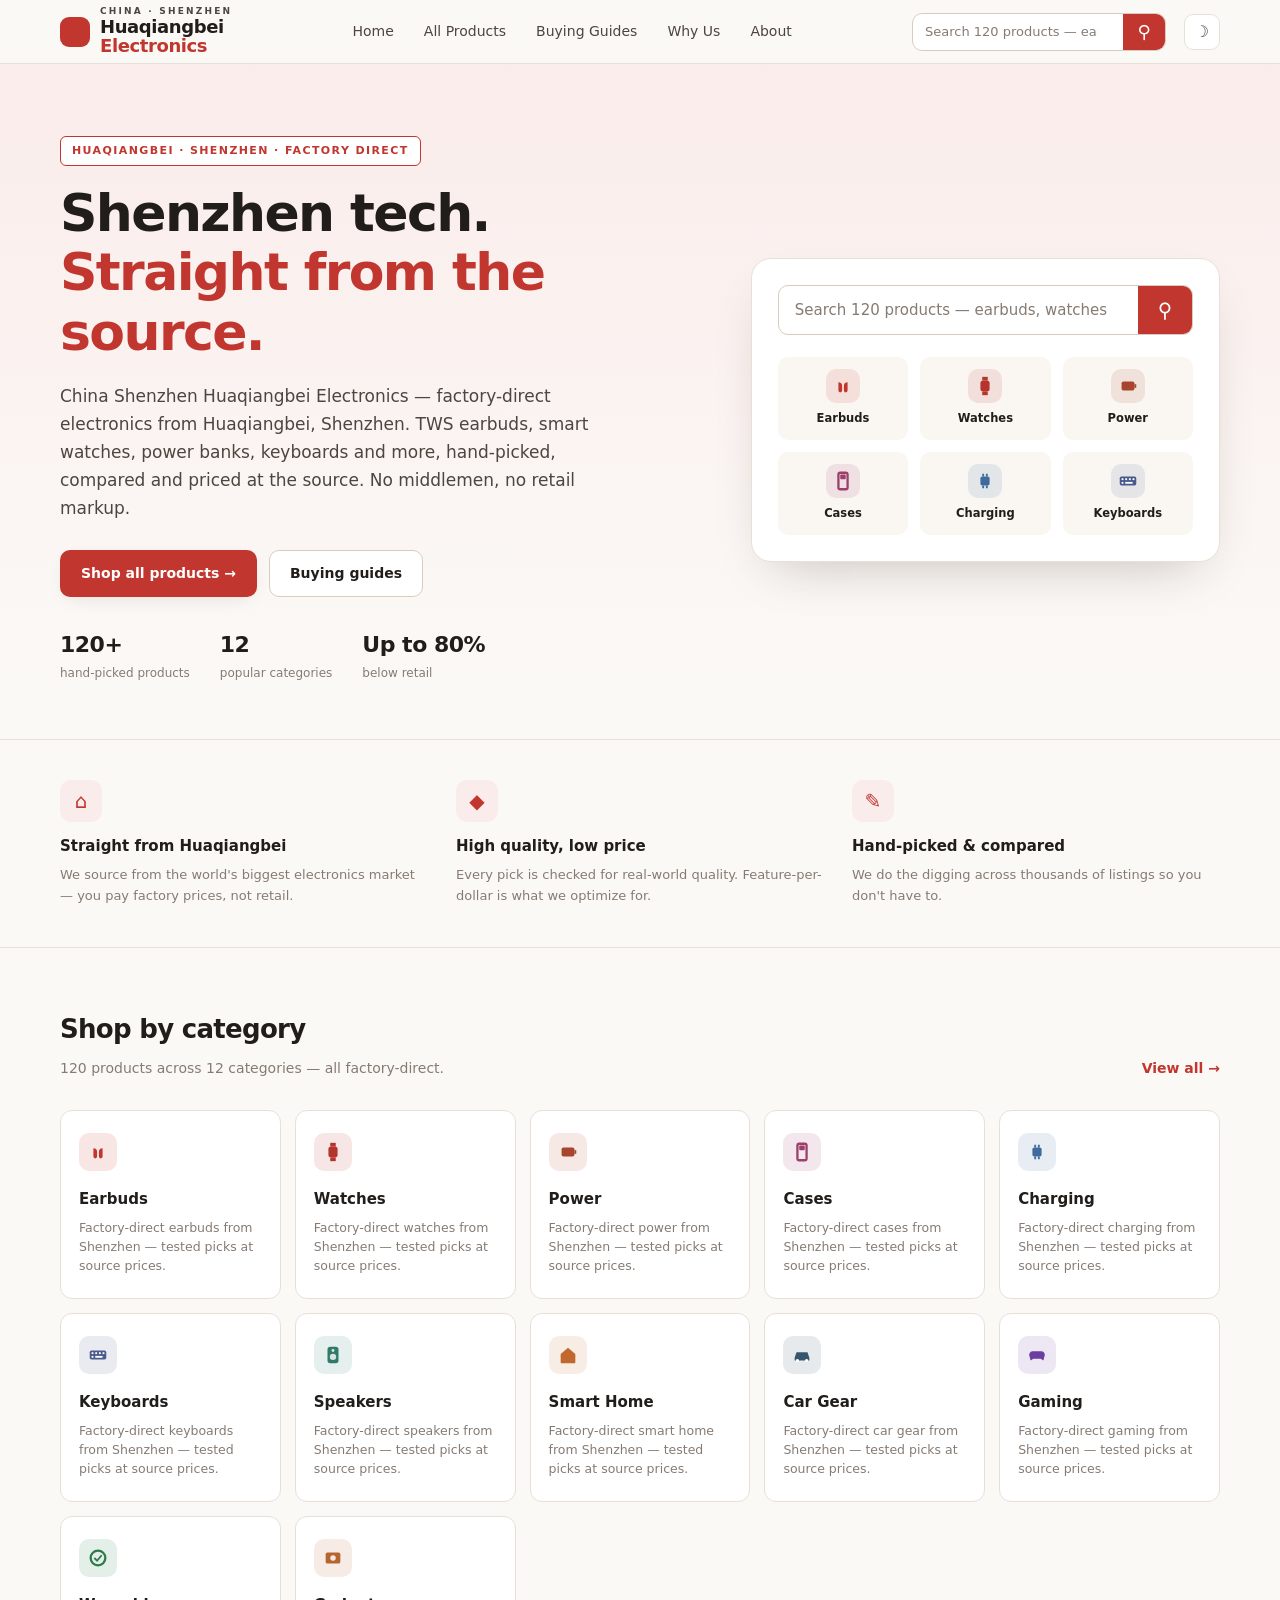
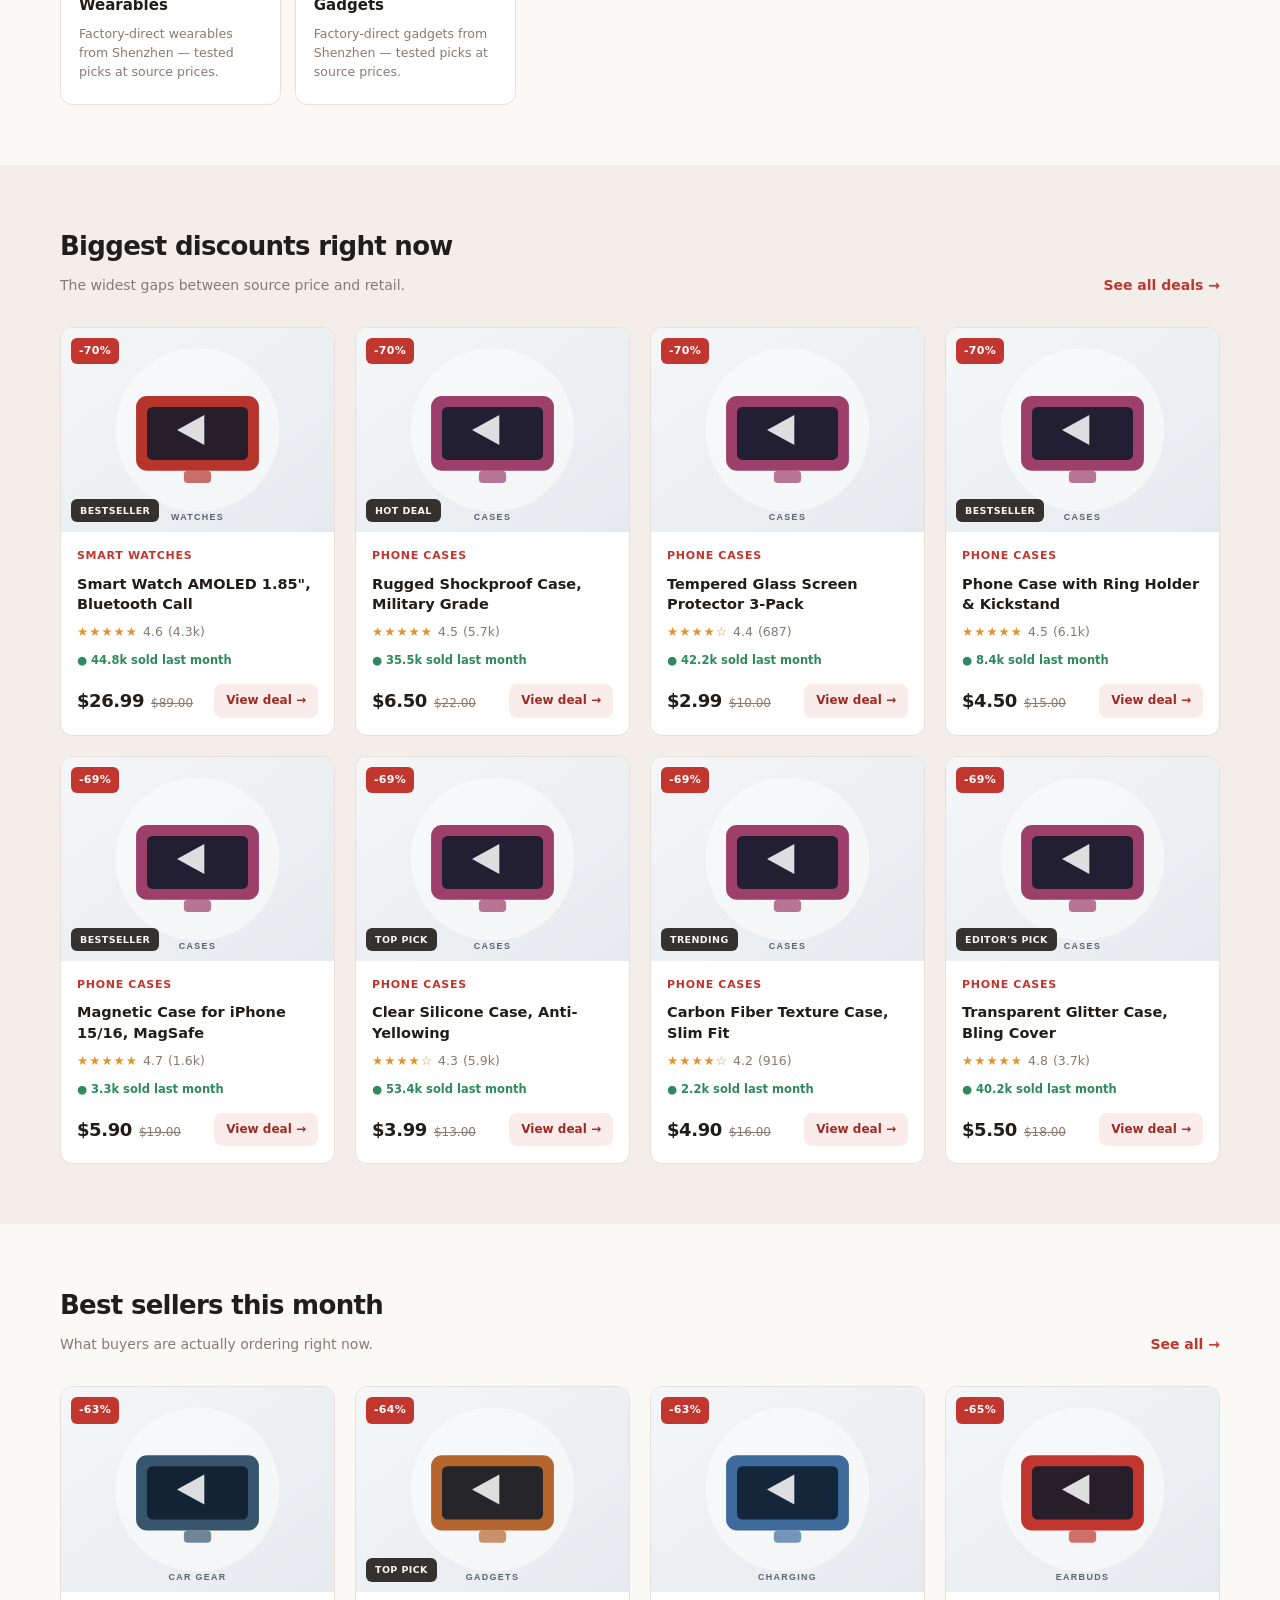
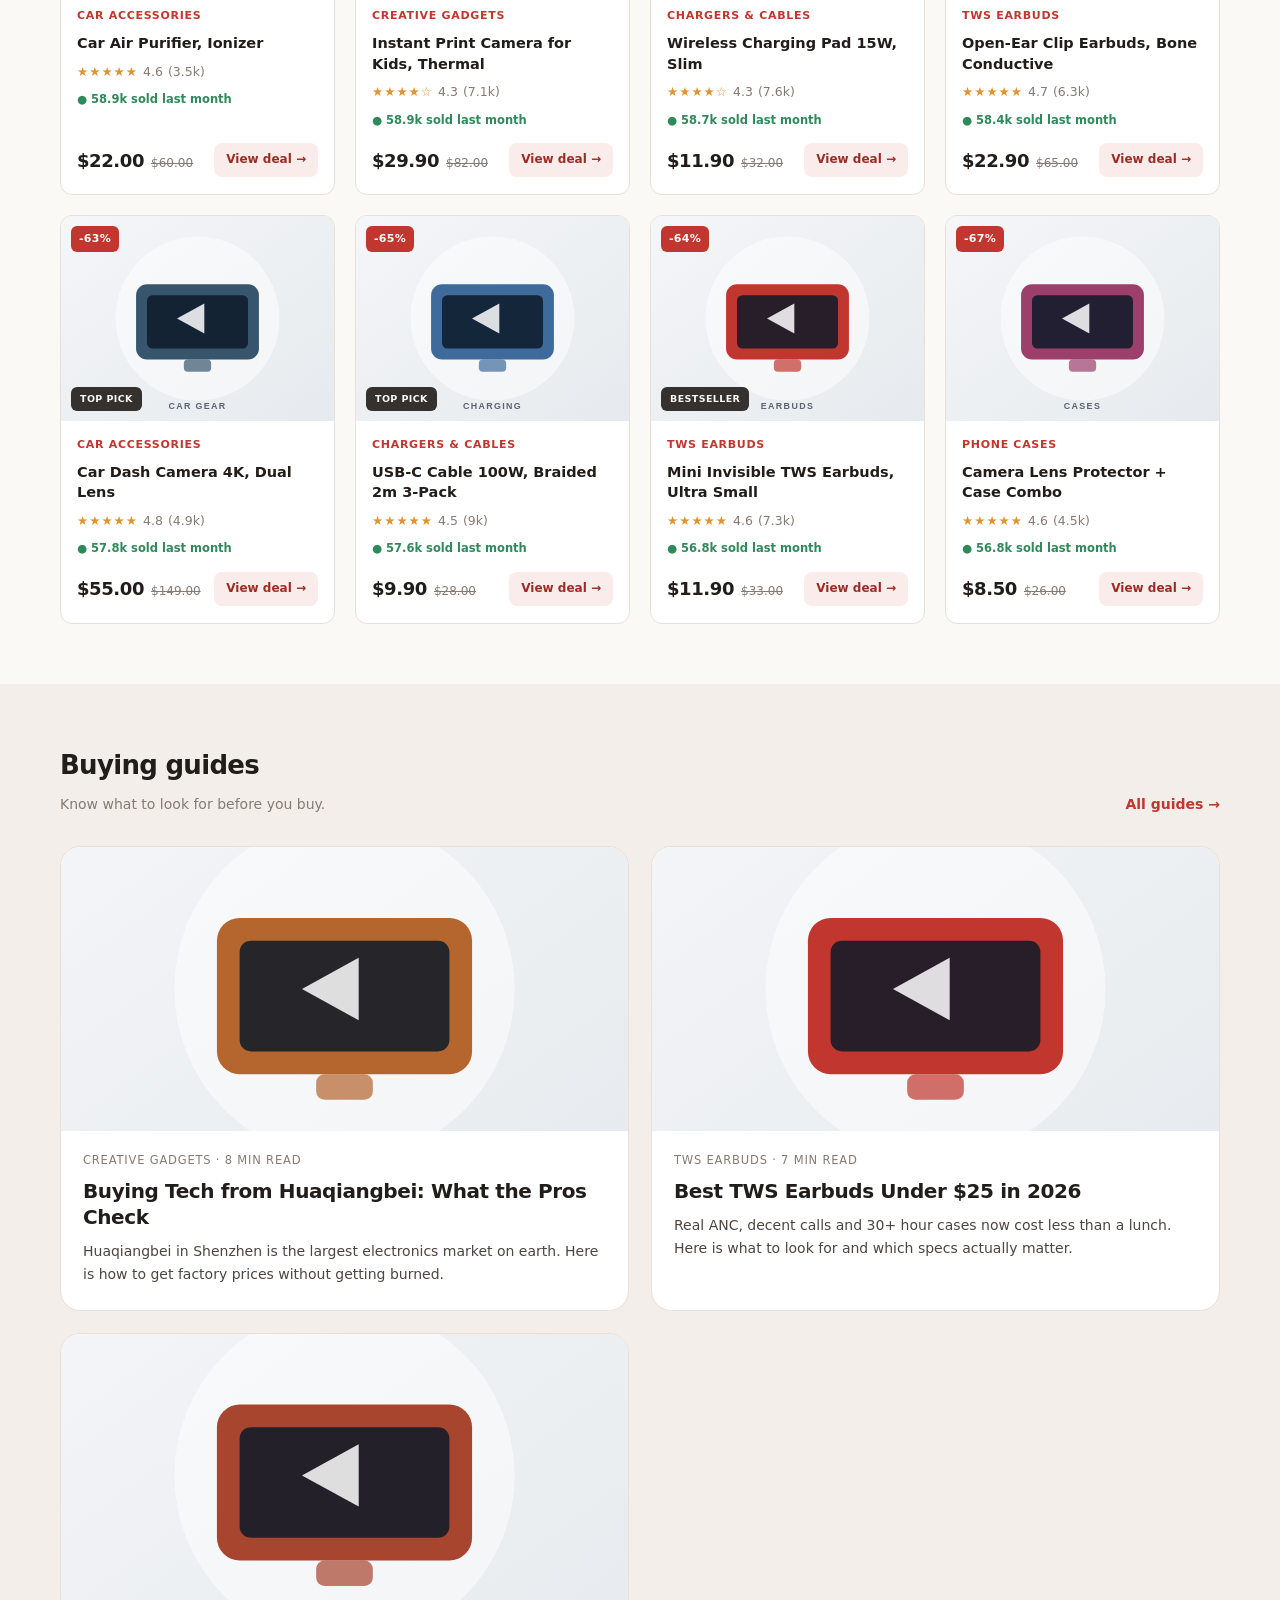
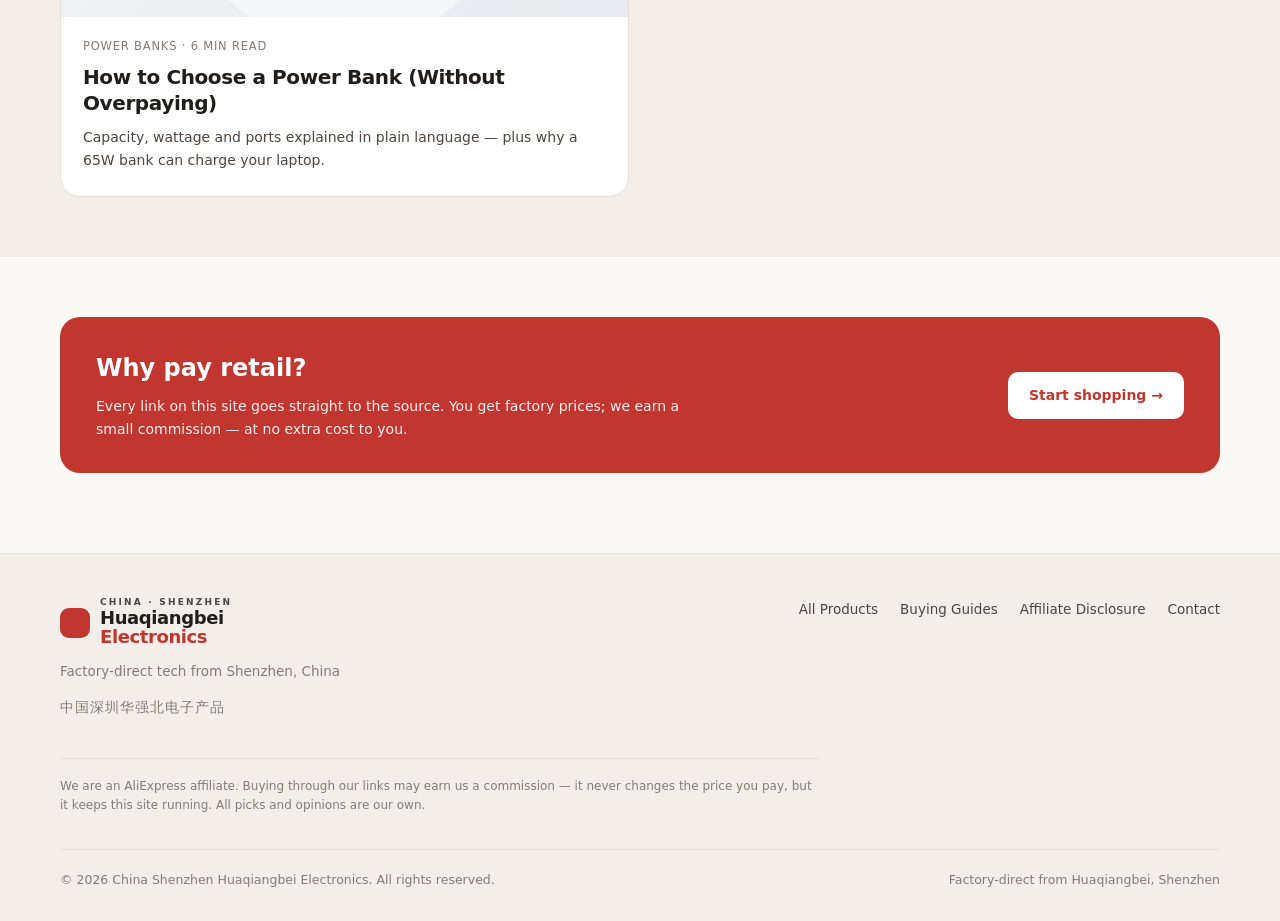
<file: index.html>
<!DOCTYPE html>
<html lang="en" data-theme="light">
<head>
  <meta charset="UTF-8">
  <meta name="viewport" content="width=device-width, initial-scale=1.0">
  <title>China Shenzhen Huaqiangbei Electronics — Factory-direct tech from Shenzhen, China</title>
  <meta name="description" content="China Shenzhen Huaqiangbei Electronics — factory-direct electronics from Huaqiangbei, Shenzhen. TWS earbuds, smart watches, power banks and more.">
  <meta name="theme-color" content="#fbf9f6">
  <meta name="robots" content="index, follow">
  <meta property="og:type" content="website">
  <meta property="og:title" content="China Shenzhen Huaqiangbei Electronics — Factory-direct tech from Shenzhen, China">
  <meta property="og:description" content="China Shenzhen Huaqiangbei Electronics — factory-direct electronics from Huaqiangbei, Shenzhen. TWS earbuds, smart watches, power banks and more.">
  <meta name="referrer" content="strict-origin-when-cross-origin">
  <link rel="icon" href="assets/images/favicon.svg" type="image/svg+xml">
  <script>
    (function () {
      try {
        var t = localStorage.getItem('hqb-electronics-theme');
        if (t === 'dark') { document.documentElement.setAttribute('data-theme', 'dark');
          var m = document.querySelector('meta[name="theme-color"]');
          if (m) m.setAttribute('content', '#16110f'); }
      } catch (e) {}
    })();
  </script>
  <link rel="stylesheet" href="assets/css/style.css">
</head>
<body data-page="home">
  <div id="app"></div>
  <script src="assets/js/app.js"></script>
</body>
</html>
</file>
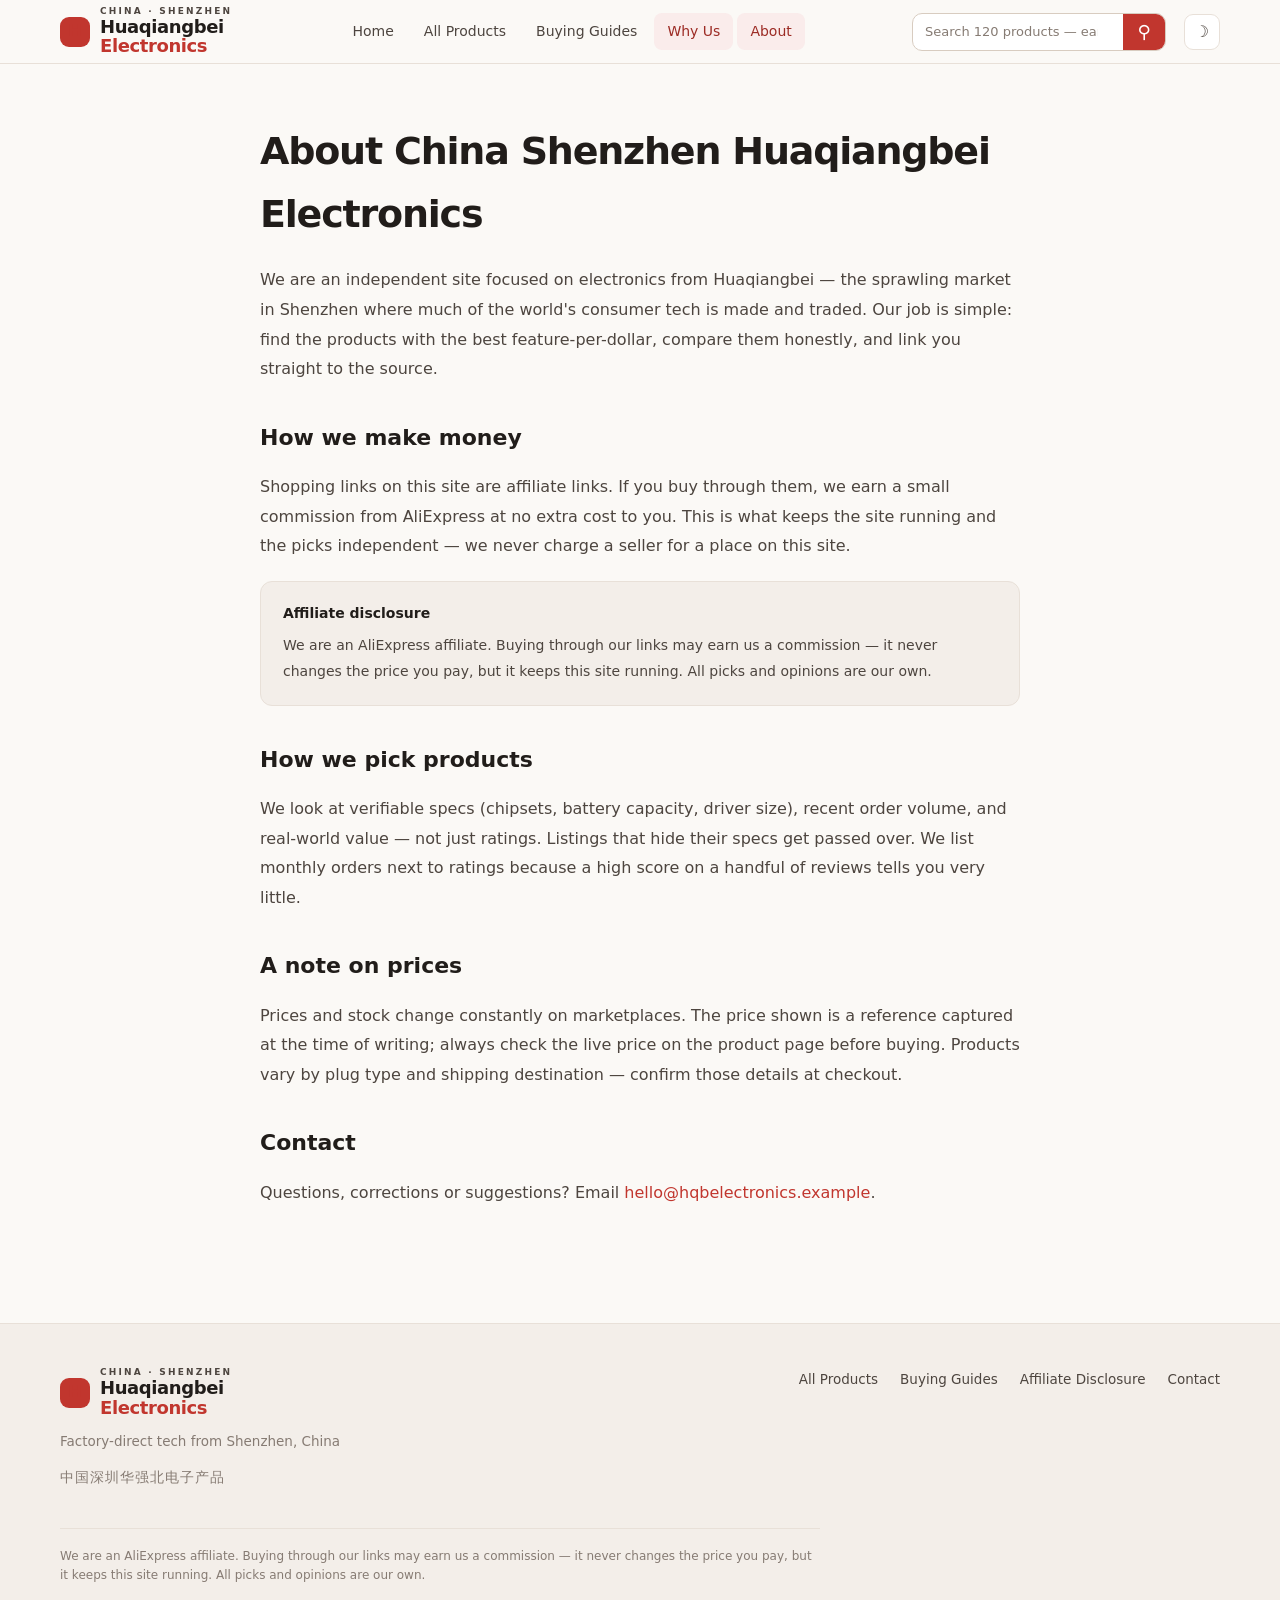
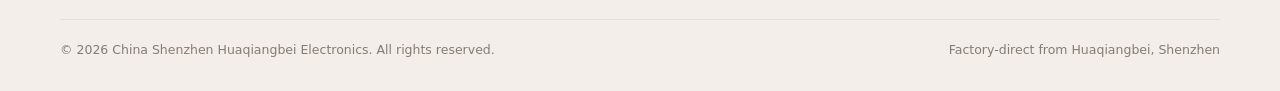
<file: about.html>
<!DOCTYPE html>
<html lang="en" data-theme="light">
<head>
  <meta charset="UTF-8">
  <meta name="viewport" content="width=device-width, initial-scale=1.0">
  <title>About — China Shenzhen Huaqiangbei Electronics</title>
  <meta name="description" content="About China Shenzhen Huaqiangbei Electronics, how we pick products, and our affiliate disclosure.">
  <meta name="theme-color" content="#fbf9f6">
  <meta name="robots" content="index, follow">
  <meta property="og:type" content="website">
  <meta property="og:title" content="About — China Shenzhen Huaqiangbei Electronics">
  <meta property="og:description" content="About China Shenzhen Huaqiangbei Electronics, how we pick products, and our affiliate disclosure.">
  <meta name="referrer" content="strict-origin-when-cross-origin">
  <link rel="icon" href="assets/images/favicon.svg" type="image/svg+xml">
  <script>
    (function () {
      try {
        var t = localStorage.getItem('hqb-electronics-theme');
        if (t === 'dark') { document.documentElement.setAttribute('data-theme', 'dark');
          var m = document.querySelector('meta[name="theme-color"]');
          if (m) m.setAttribute('content', '#16110f'); }
      } catch (e) {}
    })();
  </script>
  <link rel="stylesheet" href="assets/css/style.css">
</head>
<body data-page="about">
  <div id="app"></div>
  <script src="assets/js/app.js"></script>
</body>
</html>
</file>
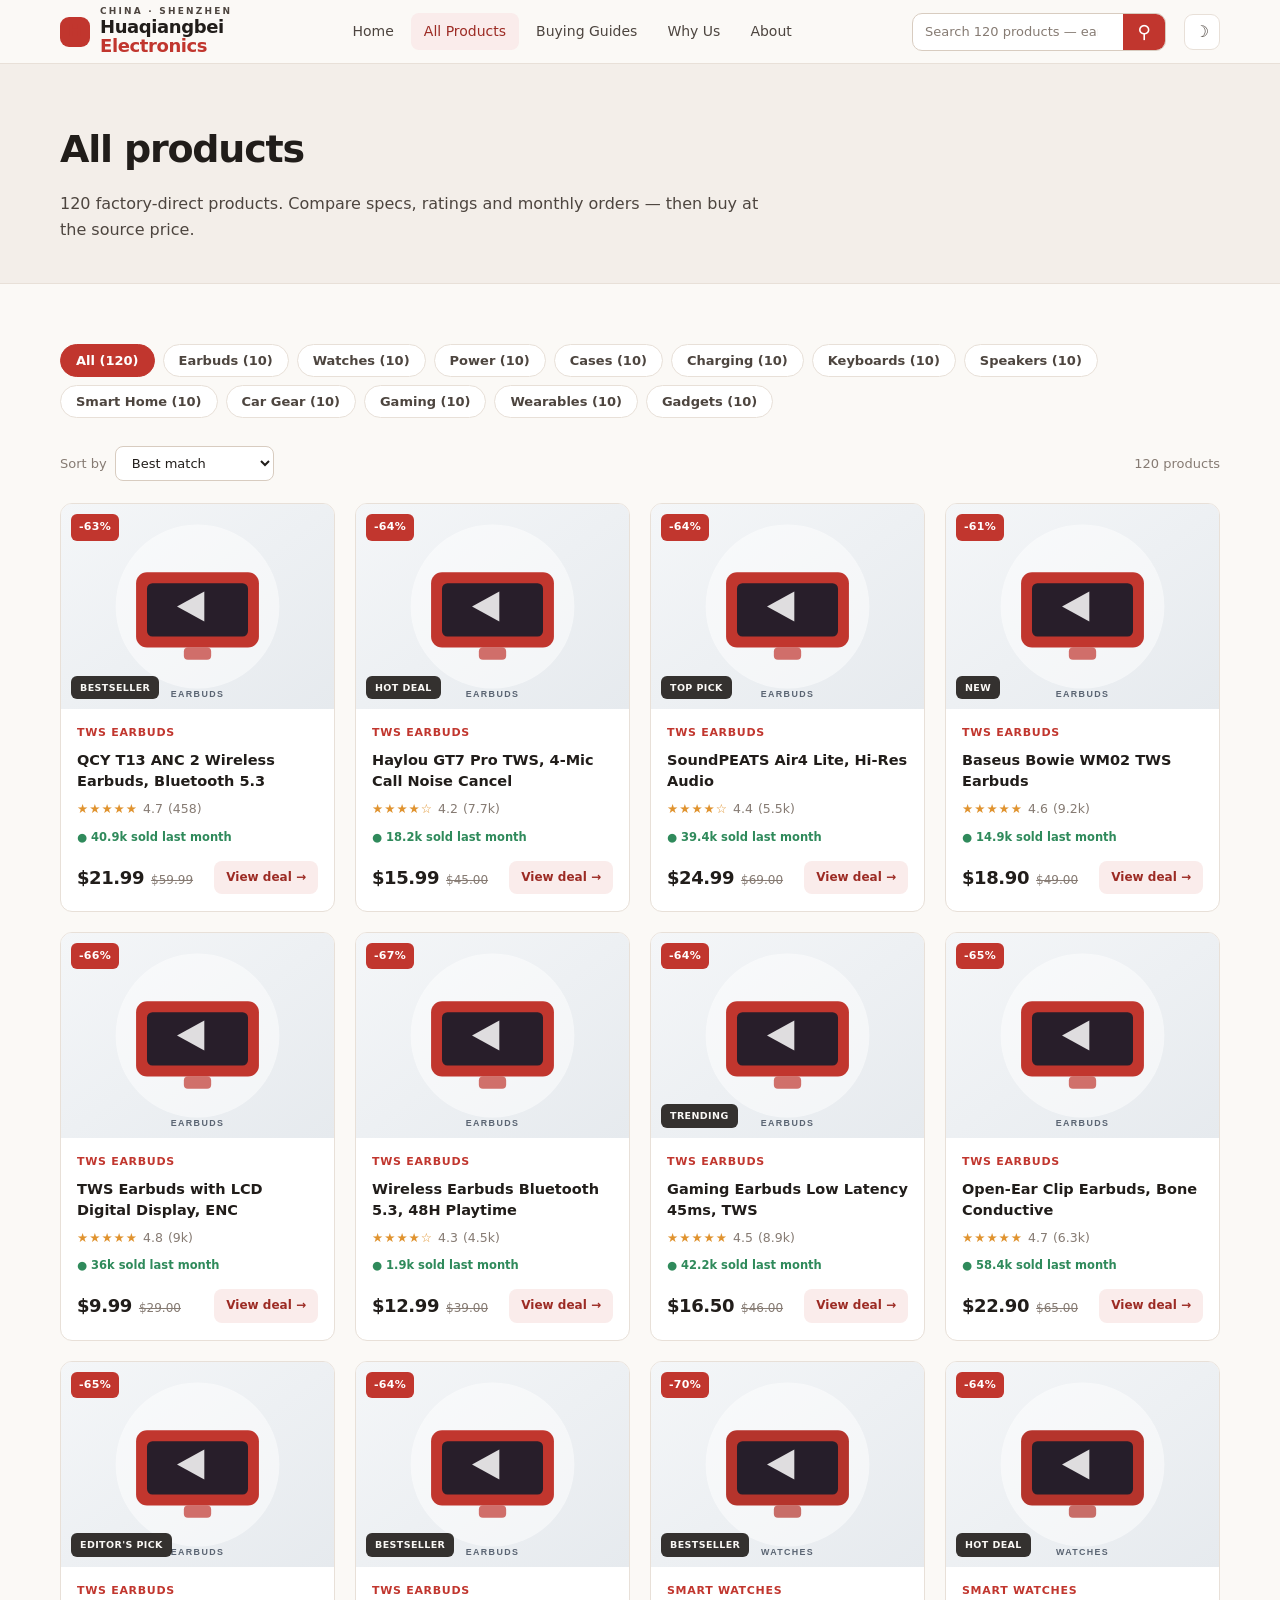
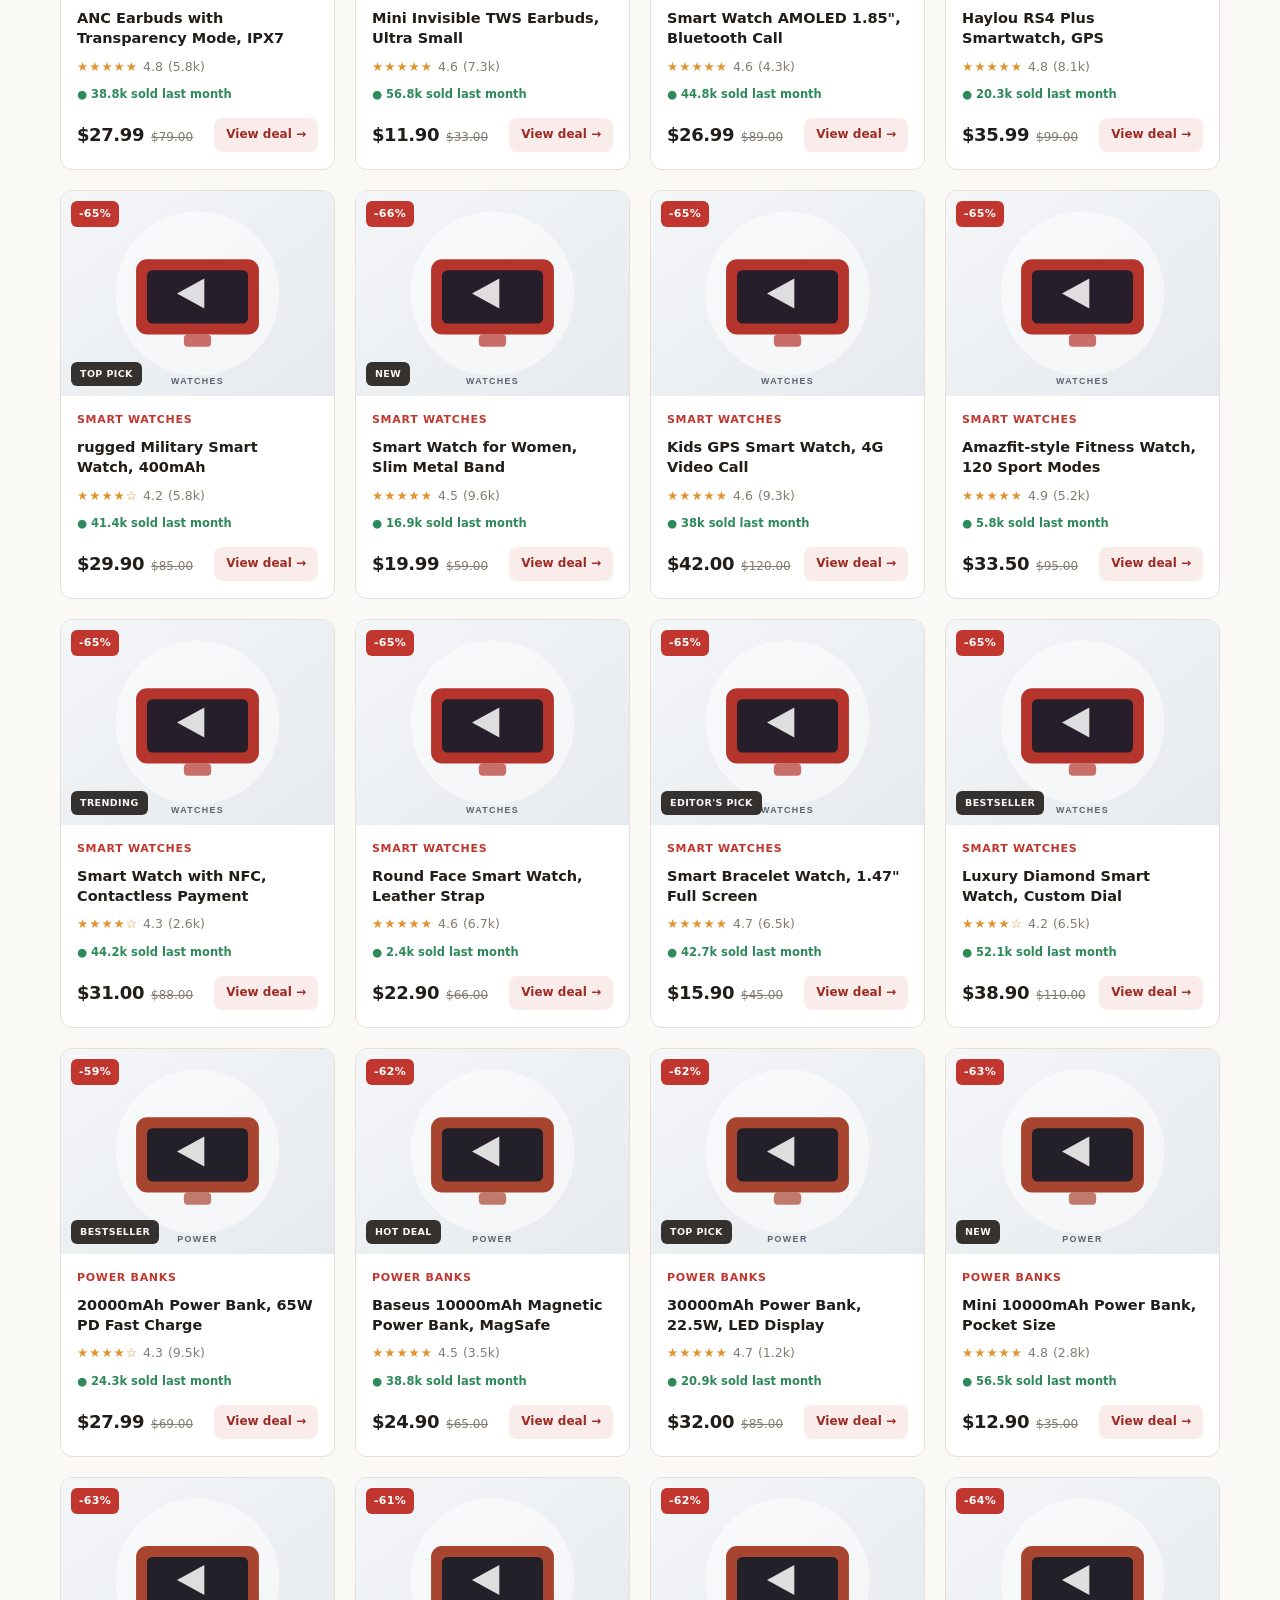
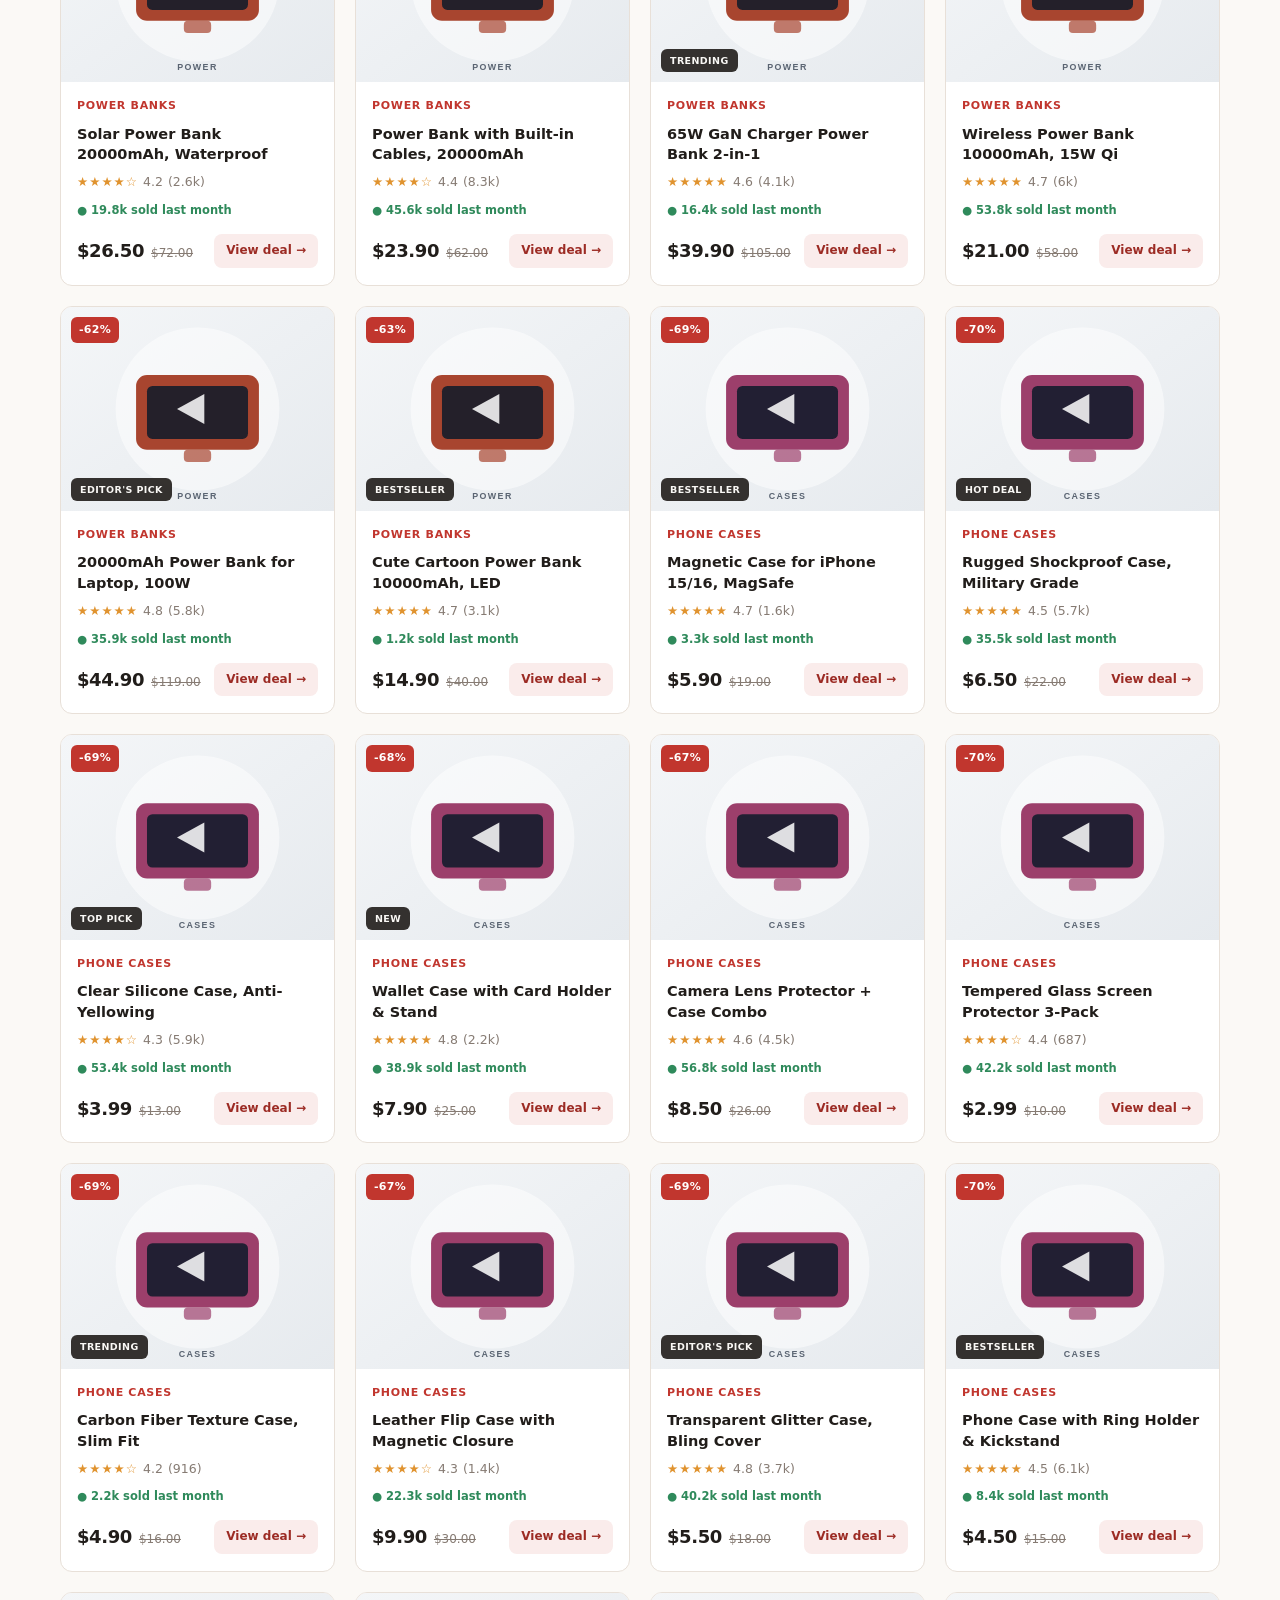
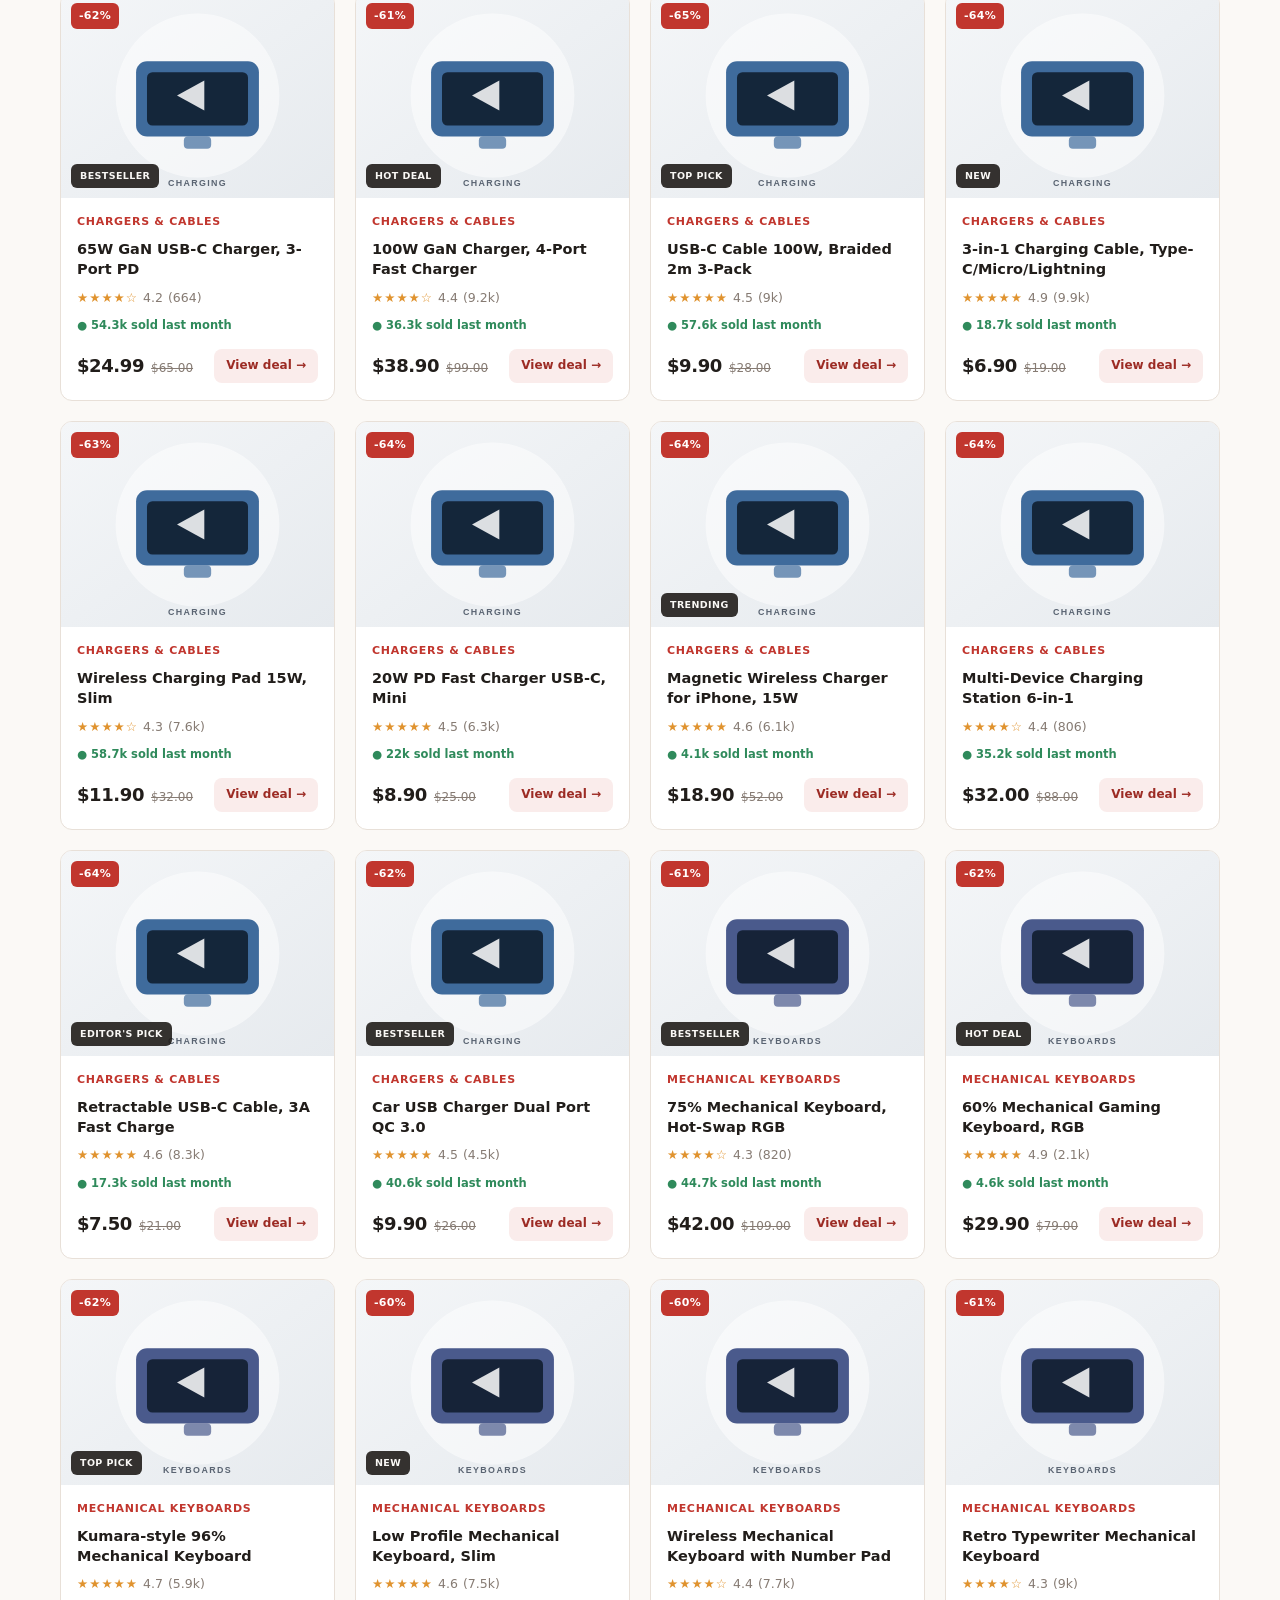
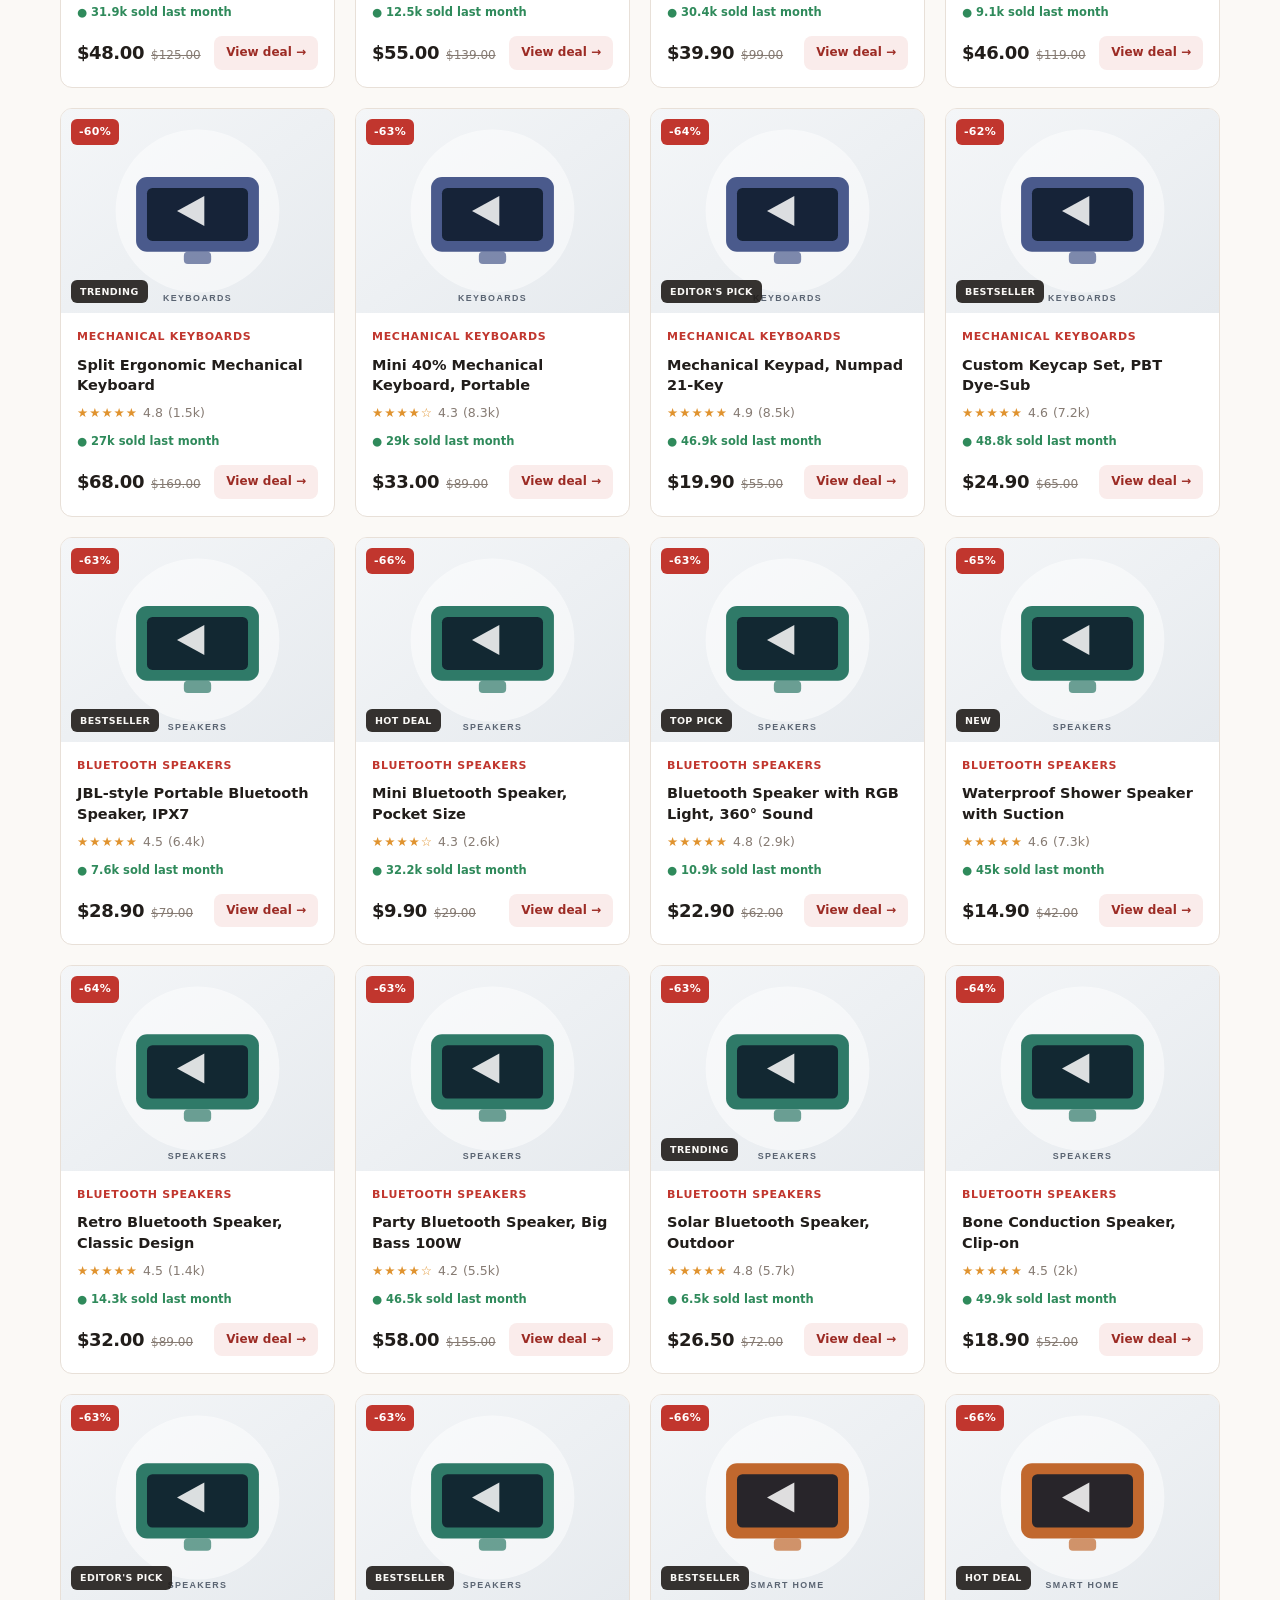
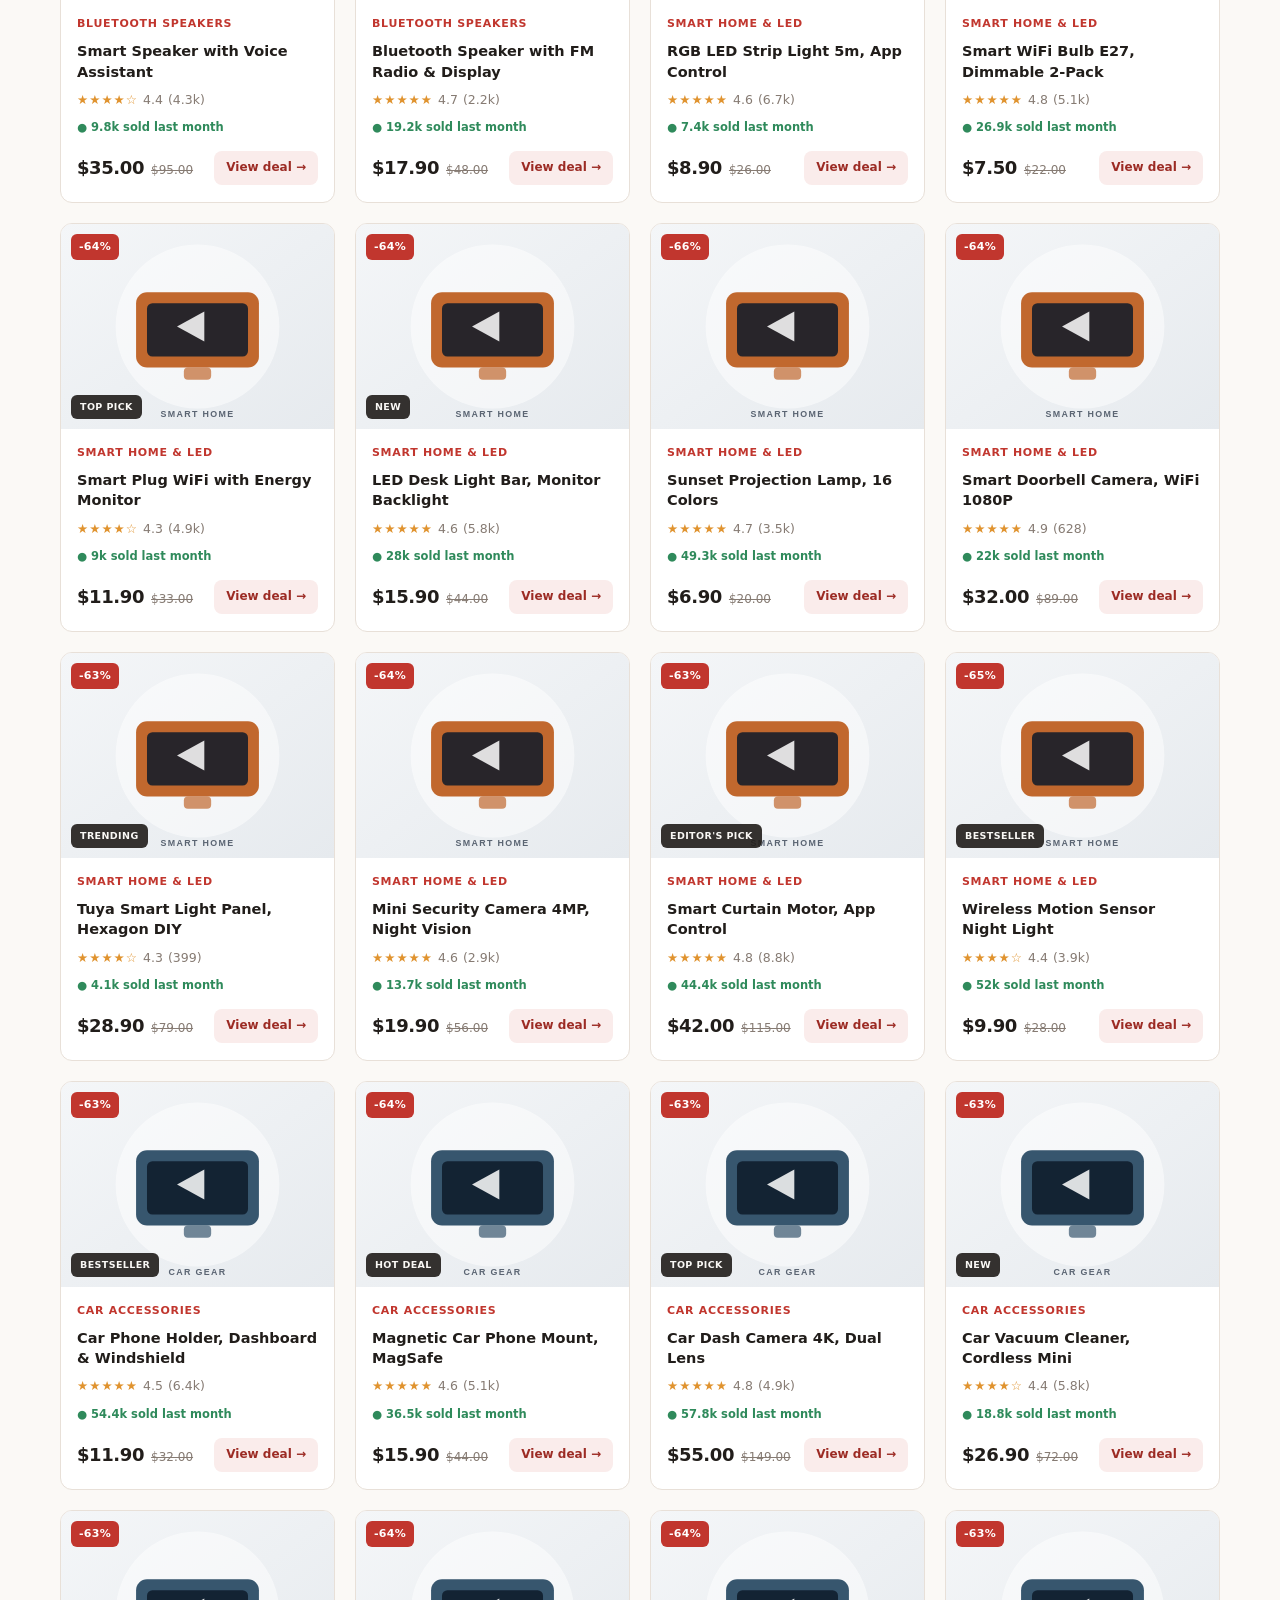
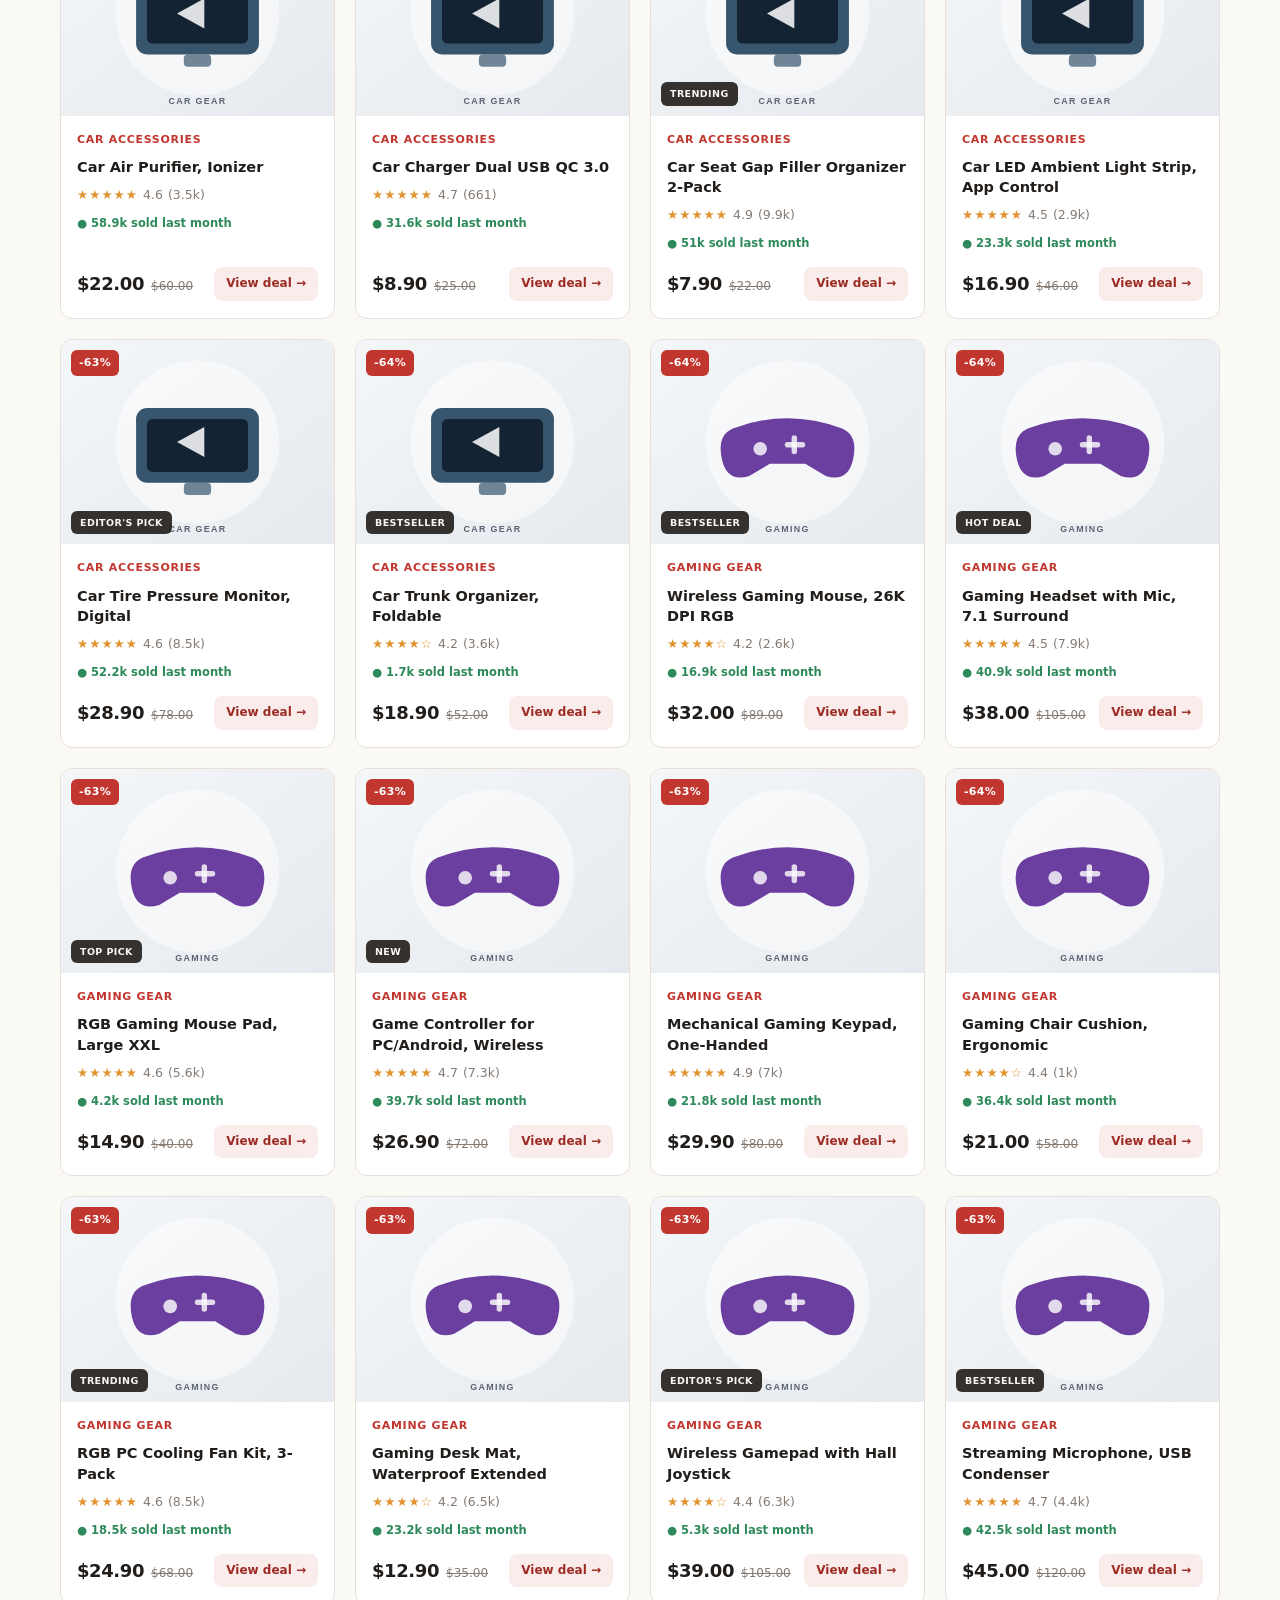
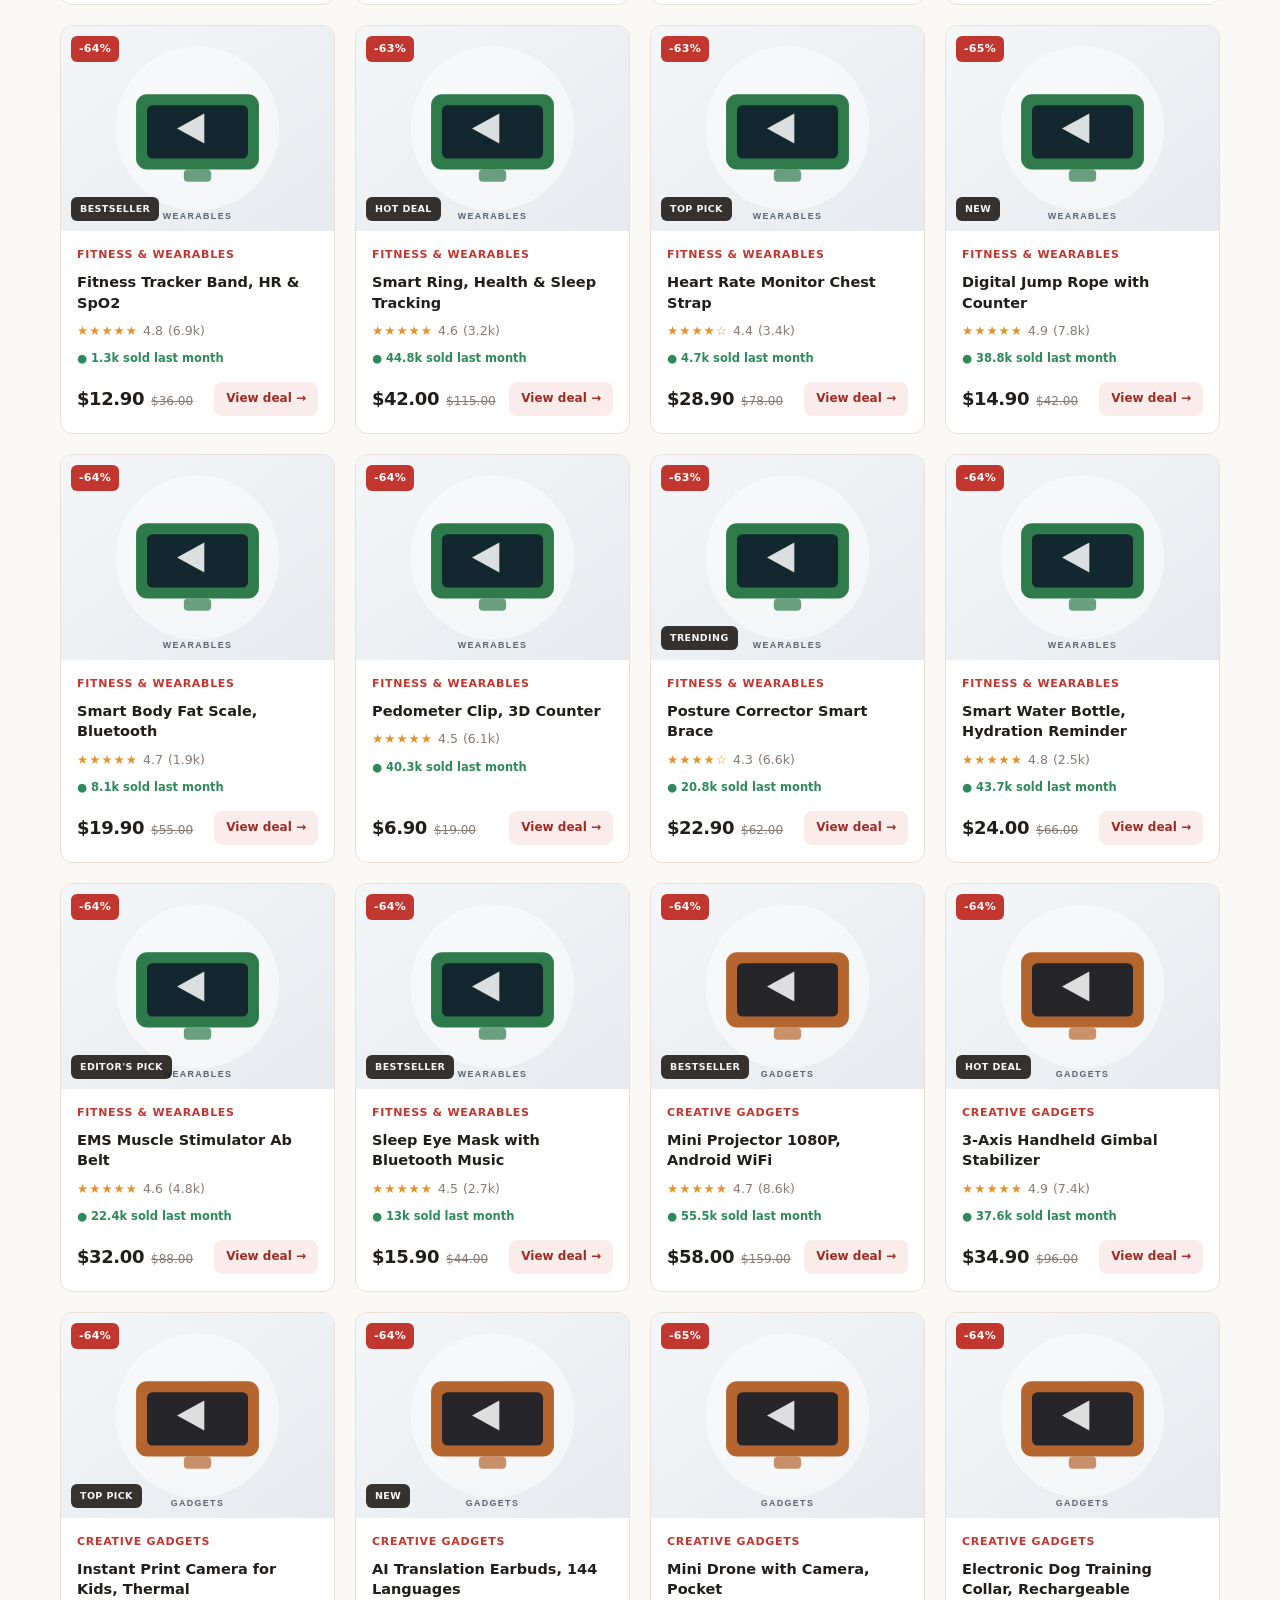
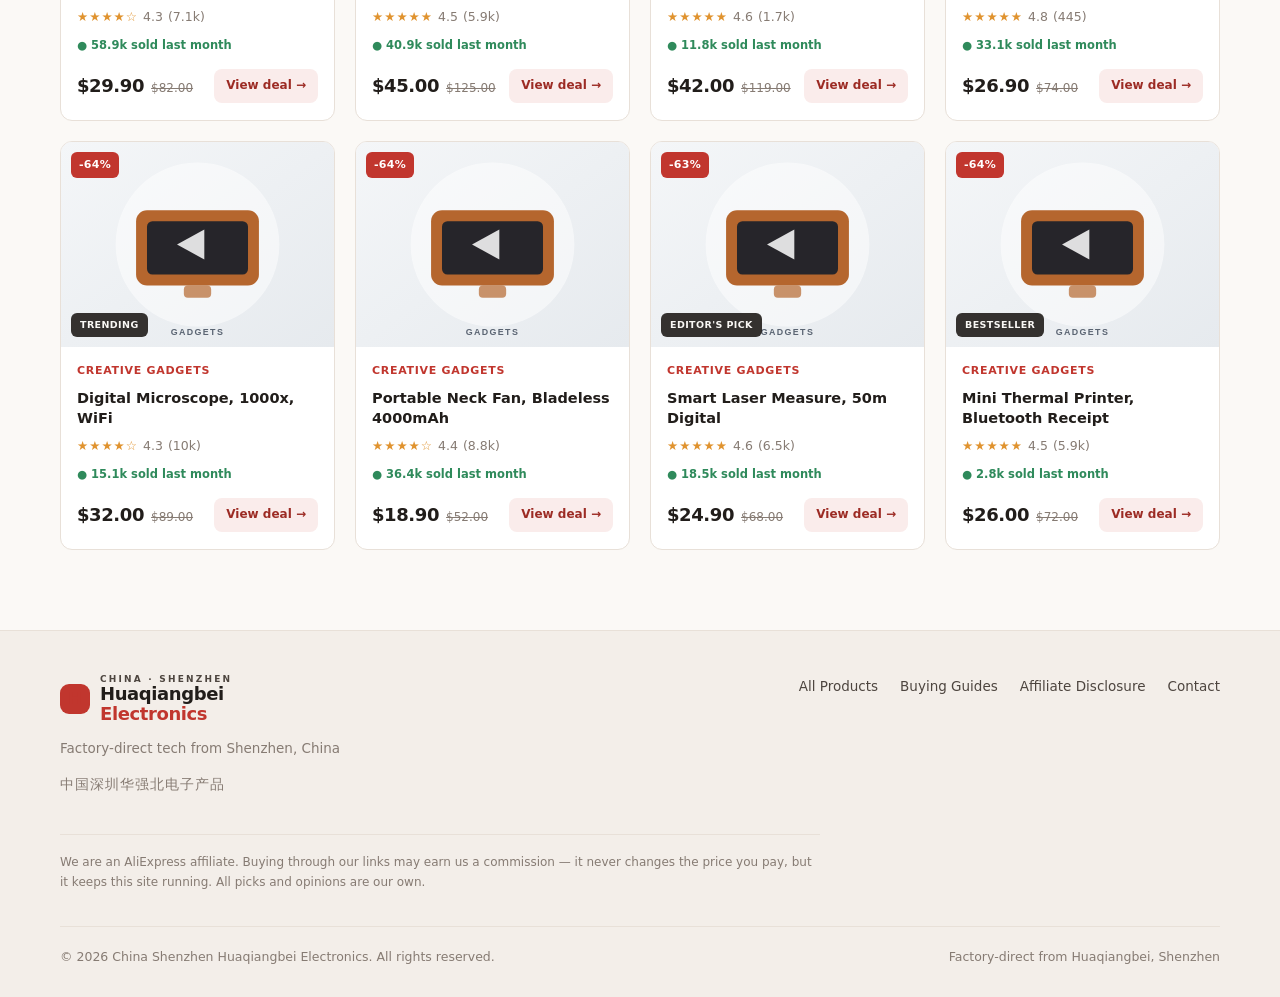
<file: category.html>
<!DOCTYPE html>
<html lang="en" data-theme="light">
<head>
  <meta charset="UTF-8">
  <meta name="viewport" content="width=device-width, initial-scale=1.0">
  <title>All Products — China Shenzhen Huaqiangbei Electronics</title>
  <meta name="description" content="Browse 120 factory-direct electronics from China Shenzhen Huaqiangbei Electronics. Compare specs, ratings and monthly orders.">
  <meta name="theme-color" content="#fbf9f6">
  <meta name="robots" content="index, follow">
  <meta property="og:type" content="website">
  <meta property="og:title" content="All Products — China Shenzhen Huaqiangbei Electronics">
  <meta property="og:description" content="Browse 120 factory-direct electronics from China Shenzhen Huaqiangbei Electronics. Compare specs, ratings and monthly orders.">
  <meta name="referrer" content="strict-origin-when-cross-origin">
  <link rel="icon" href="assets/images/favicon.svg" type="image/svg+xml">
  <script>
    (function () {
      try {
        var t = localStorage.getItem('hqb-electronics-theme');
        if (t === 'dark') { document.documentElement.setAttribute('data-theme', 'dark');
          var m = document.querySelector('meta[name="theme-color"]');
          if (m) m.setAttribute('content', '#16110f'); }
      } catch (e) {}
    })();
  </script>
  <link rel="stylesheet" href="assets/css/style.css">
</head>
<body data-page="category">
  <div id="app"></div>
  <script src="assets/js/app.js"></script>
</body>
</html>
</file>
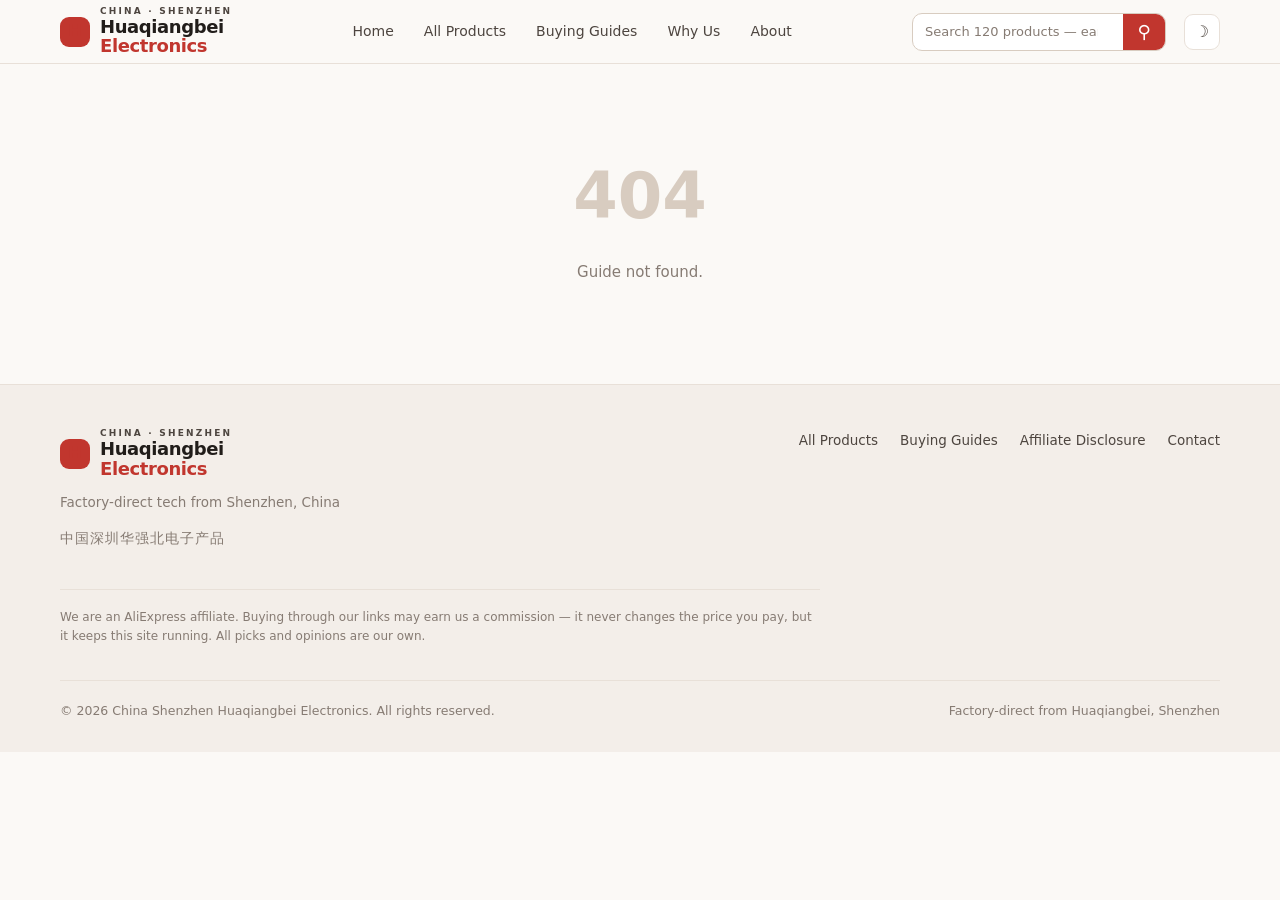
<file: guide.html>
<!DOCTYPE html>
<html lang="en" data-theme="light">
<head>
  <meta charset="UTF-8">
  <meta name="viewport" content="width=device-width, initial-scale=1.0">
  <title>Buying Guide — China Shenzhen Huaqiangbei Electronics</title>
  <meta name="description" content="A practical buying guide for factory-direct electronics from Shenzhen.">
  <meta name="theme-color" content="#fbf9f6">
  <meta name="robots" content="index, follow">
  <meta property="og:type" content="website">
  <meta property="og:title" content="Buying Guide — China Shenzhen Huaqiangbei Electronics">
  <meta property="og:description" content="A practical buying guide for factory-direct electronics from Shenzhen.">
  <meta name="referrer" content="strict-origin-when-cross-origin">
  <link rel="icon" href="assets/images/favicon.svg" type="image/svg+xml">
  <script>
    (function () {
      try {
        var t = localStorage.getItem('hqb-electronics-theme');
        if (t === 'dark') { document.documentElement.setAttribute('data-theme', 'dark');
          var m = document.querySelector('meta[name="theme-color"]');
          if (m) m.setAttribute('content', '#16110f'); }
      } catch (e) {}
    })();
  </script>
  <link rel="stylesheet" href="assets/css/style.css">
</head>
<body data-page="guide">
  <div id="app"></div>
  <script src="assets/js/app.js"></script>
</body>
</html>
</file>
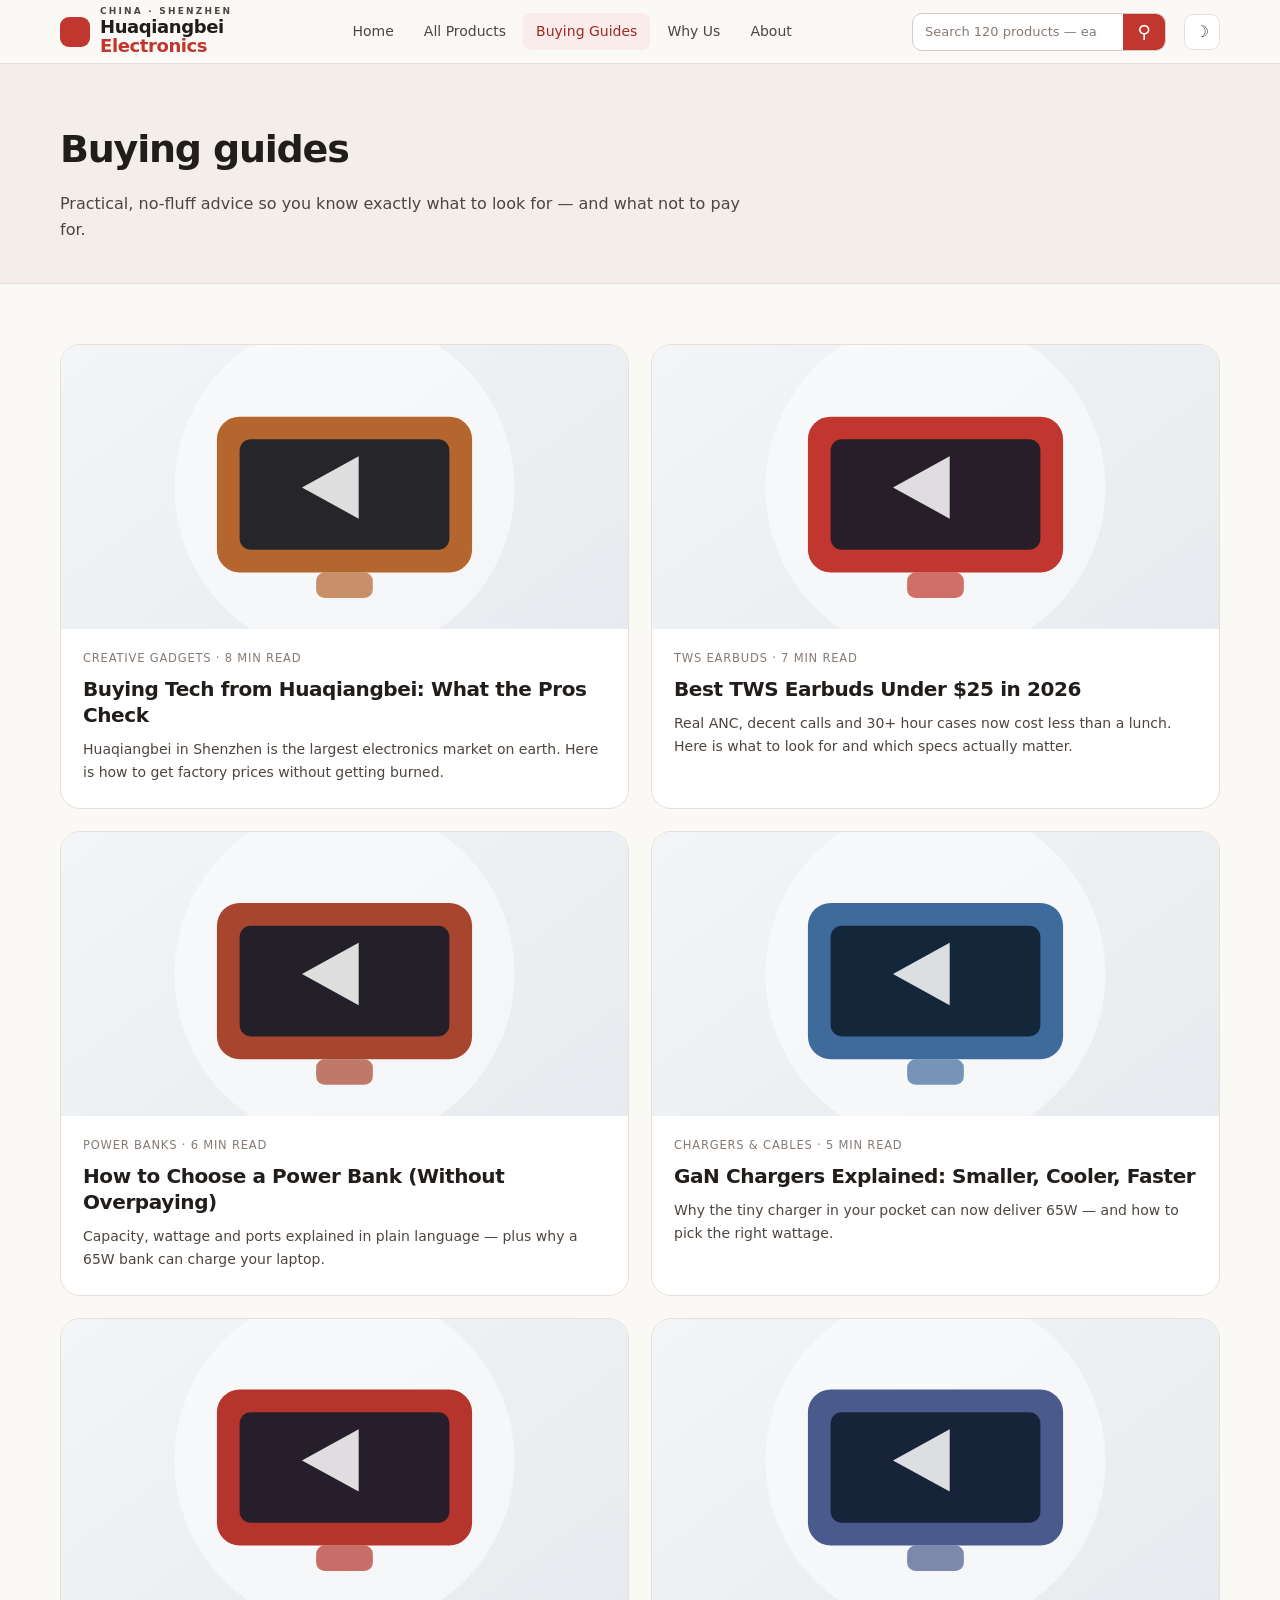
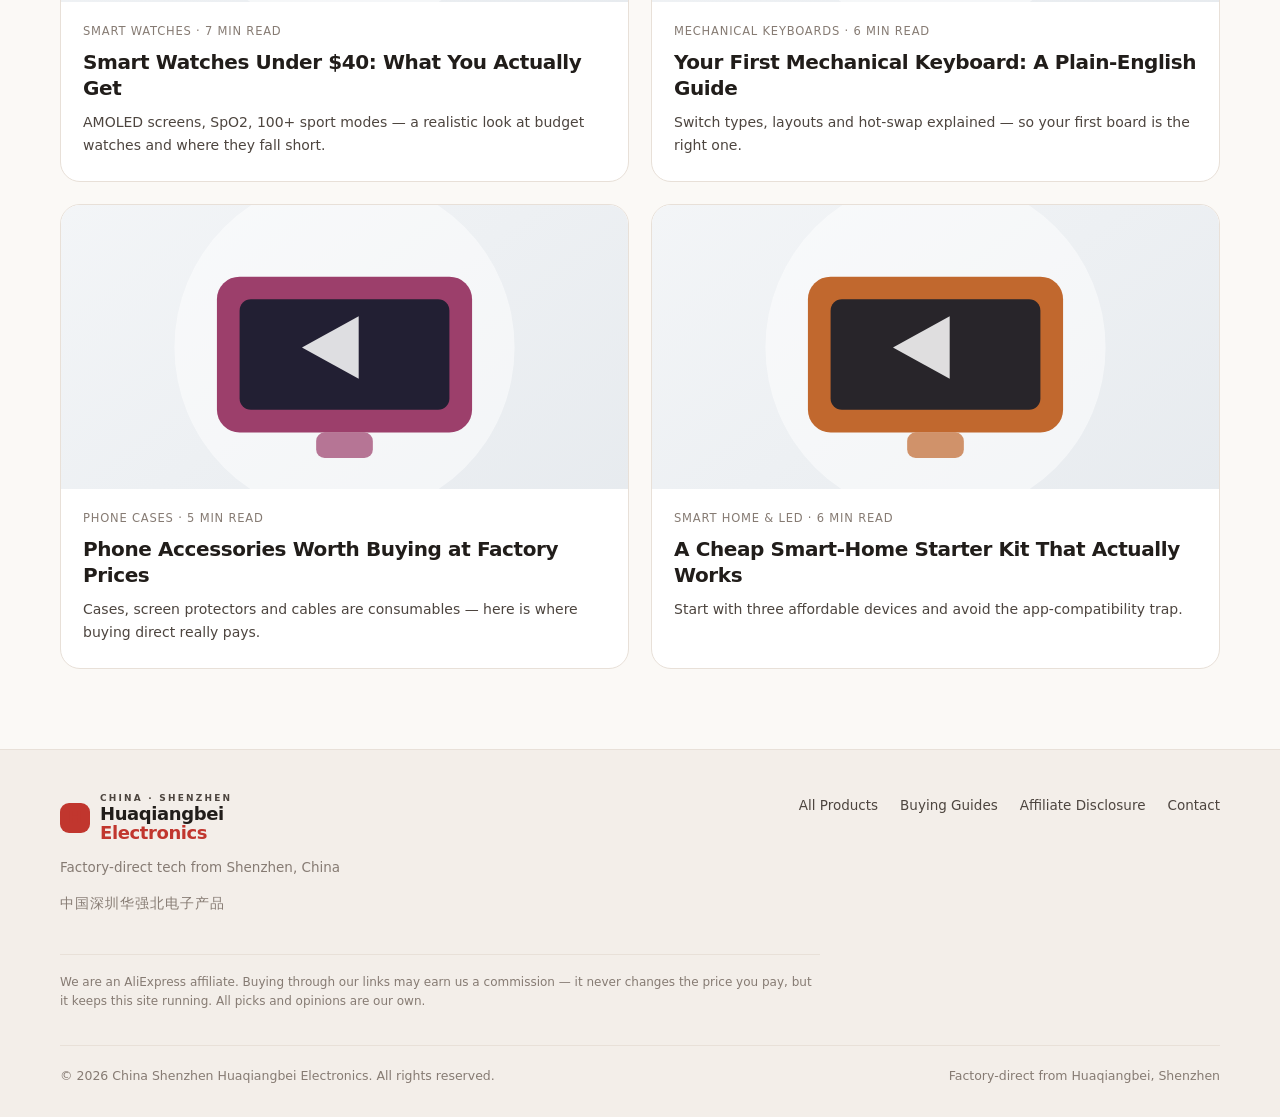
<file: guides.html>
<!DOCTYPE html>
<html lang="en" data-theme="light">
<head>
  <meta charset="UTF-8">
  <meta name="viewport" content="width=device-width, initial-scale=1.0">
  <title>Buying Guides — China Shenzhen Huaqiangbei Electronics</title>
  <meta name="description" content="Practical buying guides for TWS earbuds, power banks, smart watches and more.">
  <meta name="theme-color" content="#fbf9f6">
  <meta name="robots" content="index, follow">
  <meta property="og:type" content="website">
  <meta property="og:title" content="Buying Guides — China Shenzhen Huaqiangbei Electronics">
  <meta property="og:description" content="Practical buying guides for TWS earbuds, power banks, smart watches and more.">
  <meta name="referrer" content="strict-origin-when-cross-origin">
  <link rel="icon" href="assets/images/favicon.svg" type="image/svg+xml">
  <script>
    (function () {
      try {
        var t = localStorage.getItem('hqb-electronics-theme');
        if (t === 'dark') { document.documentElement.setAttribute('data-theme', 'dark');
          var m = document.querySelector('meta[name="theme-color"]');
          if (m) m.setAttribute('content', '#16110f'); }
      } catch (e) {}
    })();
  </script>
  <link rel="stylesheet" href="assets/css/style.css">
</head>
<body data-page="guides">
  <div id="app"></div>
  <script src="assets/js/app.js"></script>
</body>
</html>
</file>
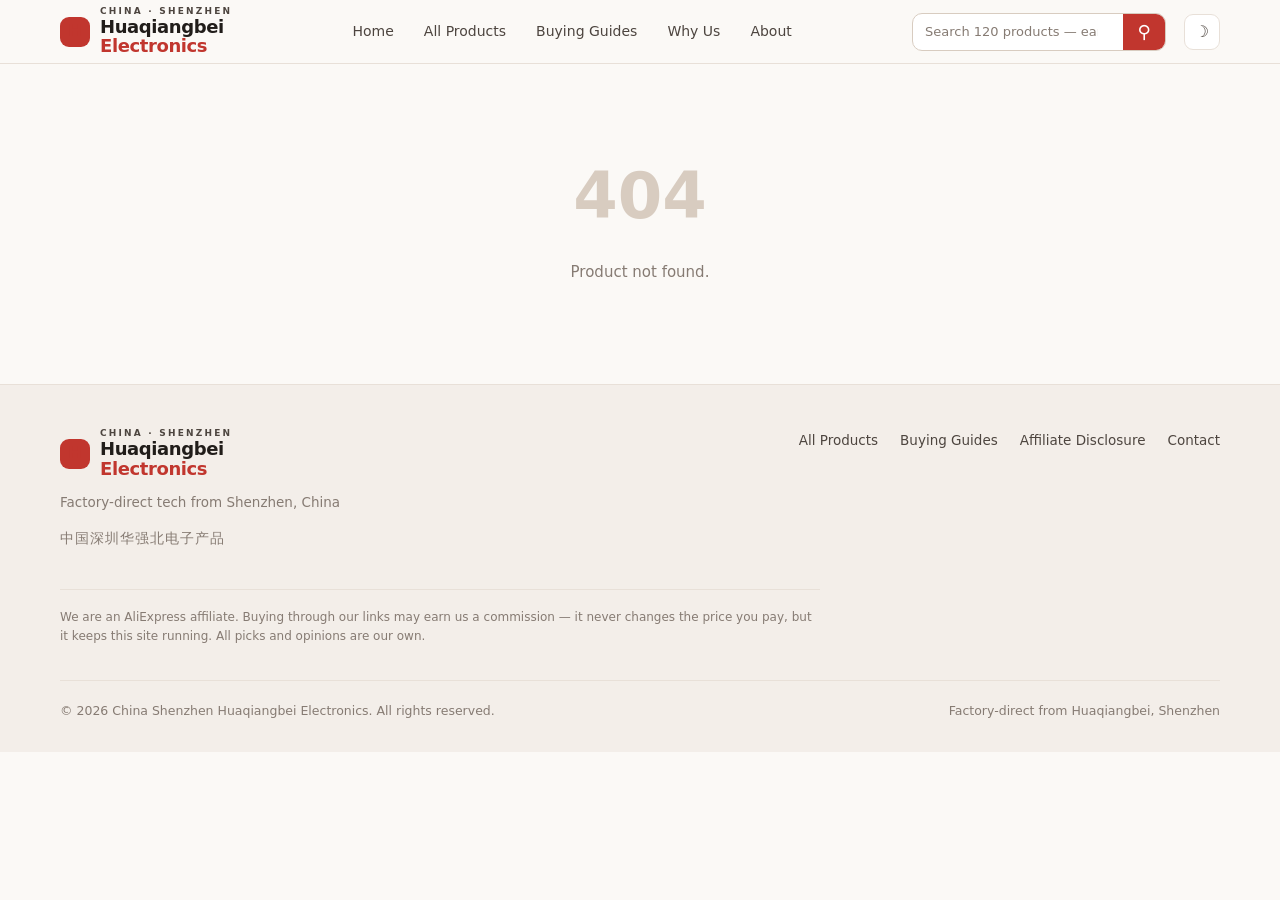
<file: product.html>
<!DOCTYPE html>
<html lang="en" data-theme="light">
<head>
  <meta charset="UTF-8">
  <meta name="viewport" content="width=device-width, initial-scale=1.0">
  <title>Product Review — China Shenzhen Huaqiangbei Electronics</title>
  <meta name="description" content="In-depth specs, pros, cons and the best source price for Shenzhen electronics.">
  <meta name="theme-color" content="#fbf9f6">
  <meta name="robots" content="index, follow">
  <meta property="og:type" content="website">
  <meta property="og:title" content="Product Review — China Shenzhen Huaqiangbei Electronics">
  <meta property="og:description" content="In-depth specs, pros, cons and the best source price for Shenzhen electronics.">
  <meta name="referrer" content="strict-origin-when-cross-origin">
  <link rel="icon" href="assets/images/favicon.svg" type="image/svg+xml">
  <script>
    (function () {
      try {
        var t = localStorage.getItem('hqb-electronics-theme');
        if (t === 'dark') { document.documentElement.setAttribute('data-theme', 'dark');
          var m = document.querySelector('meta[name="theme-color"]');
          if (m) m.setAttribute('content', '#16110f'); }
      } catch (e) {}
    })();
  </script>
  <link rel="stylesheet" href="assets/css/style.css">
</head>
<body data-page="product">
  <div id="app"></div>
  <script src="assets/js/app.js"></script>
</body>
</html>
</file>
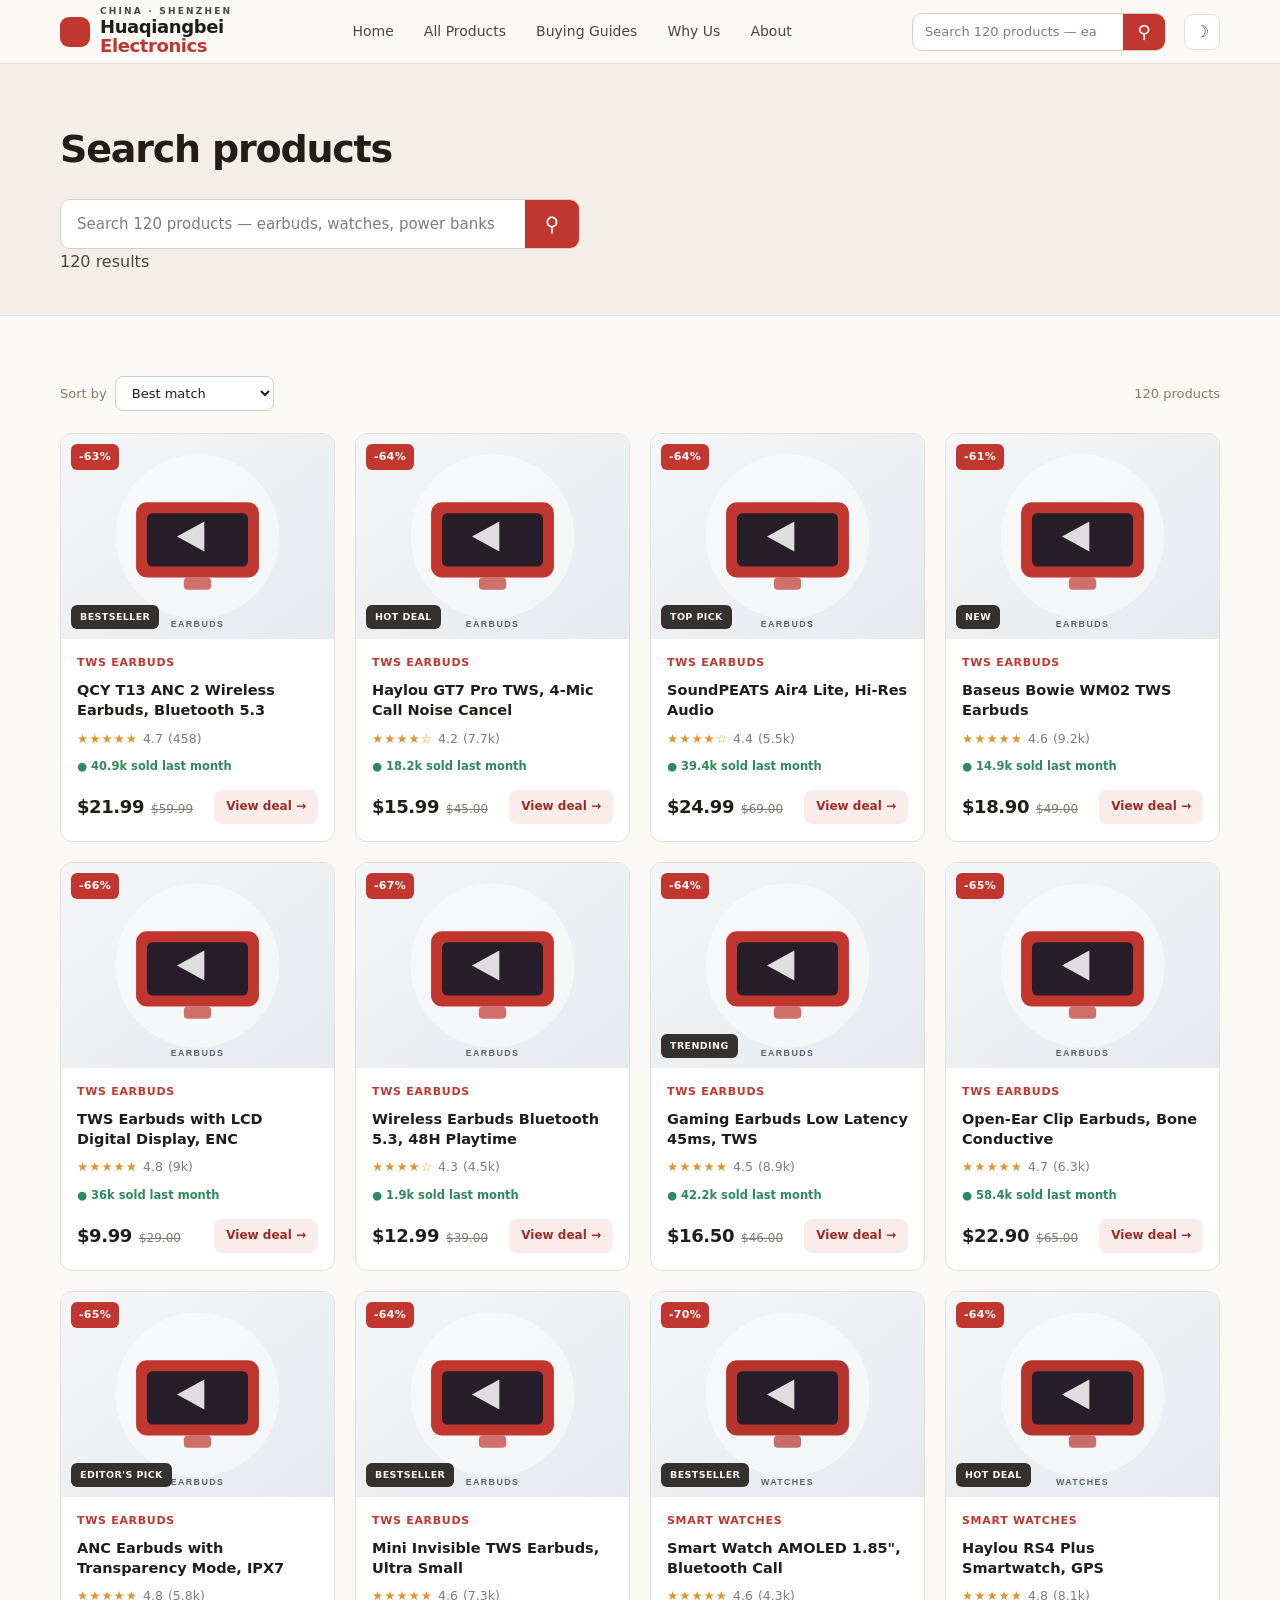
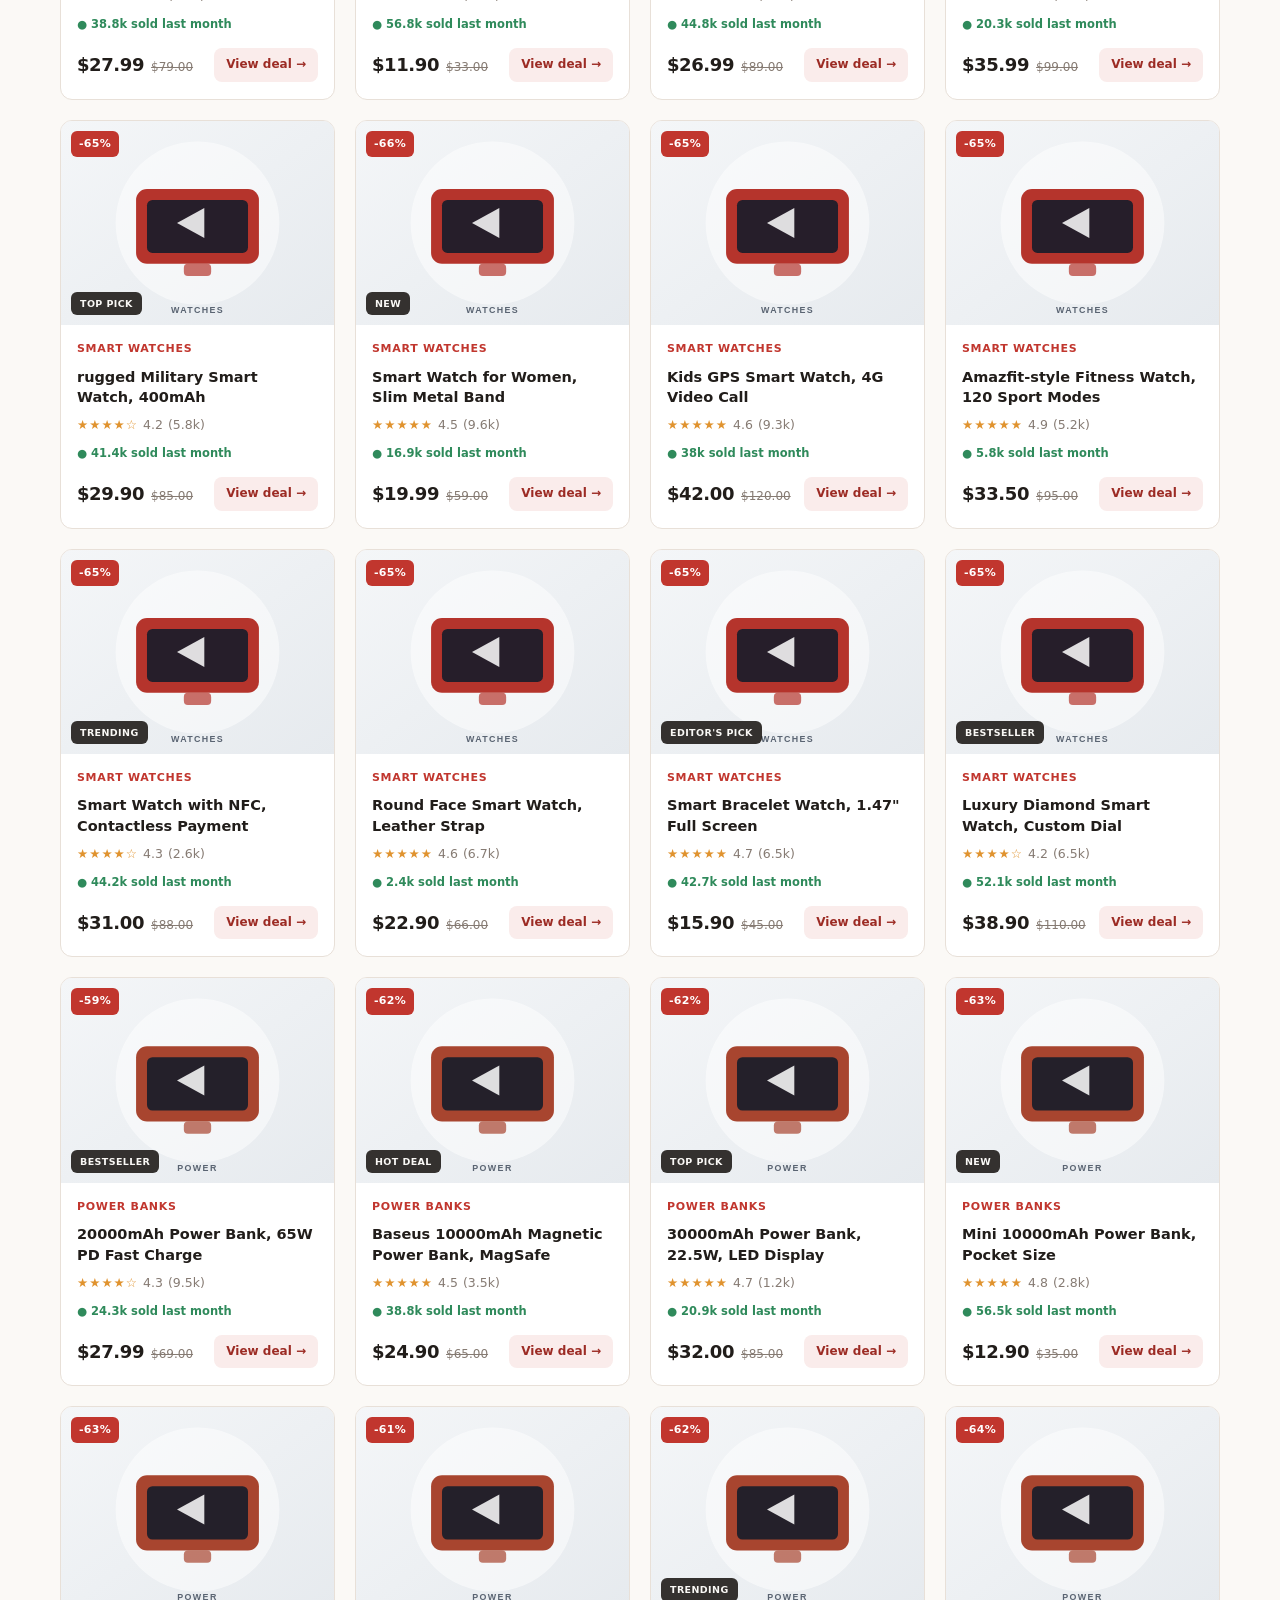
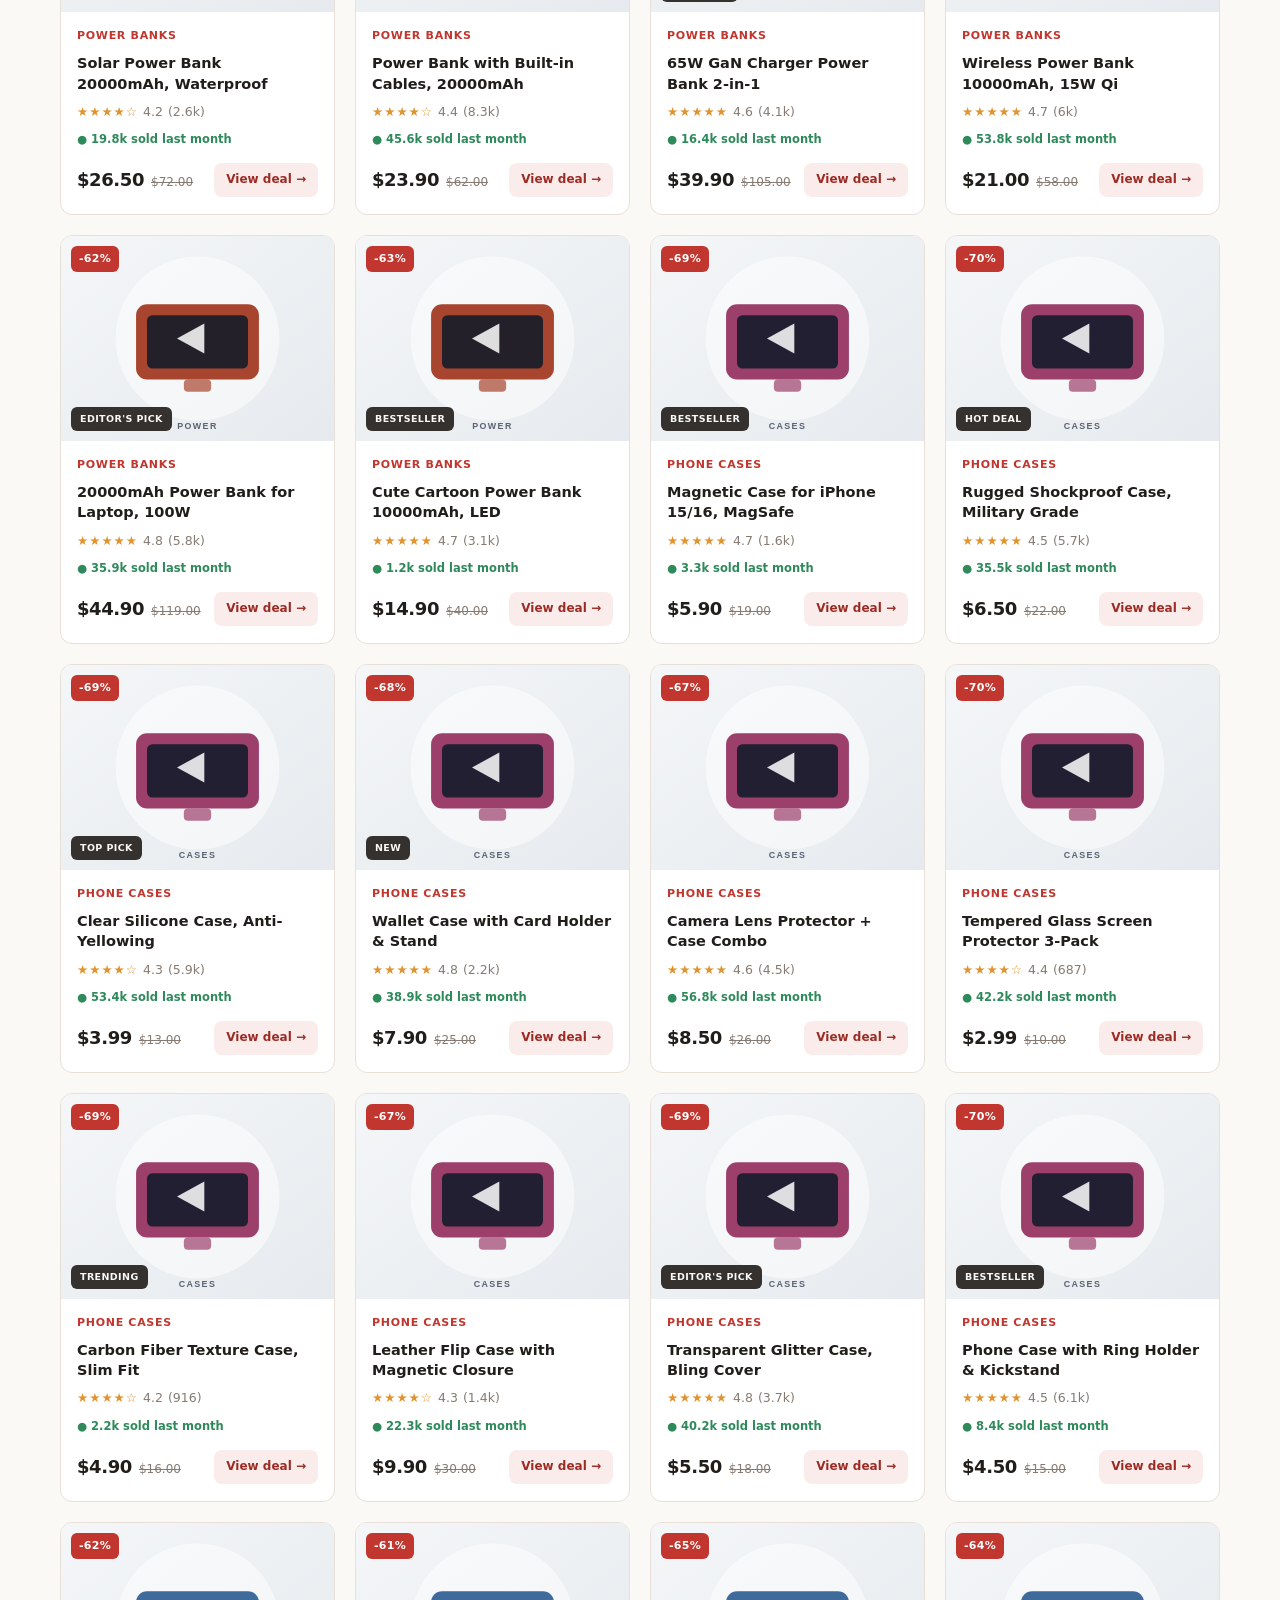
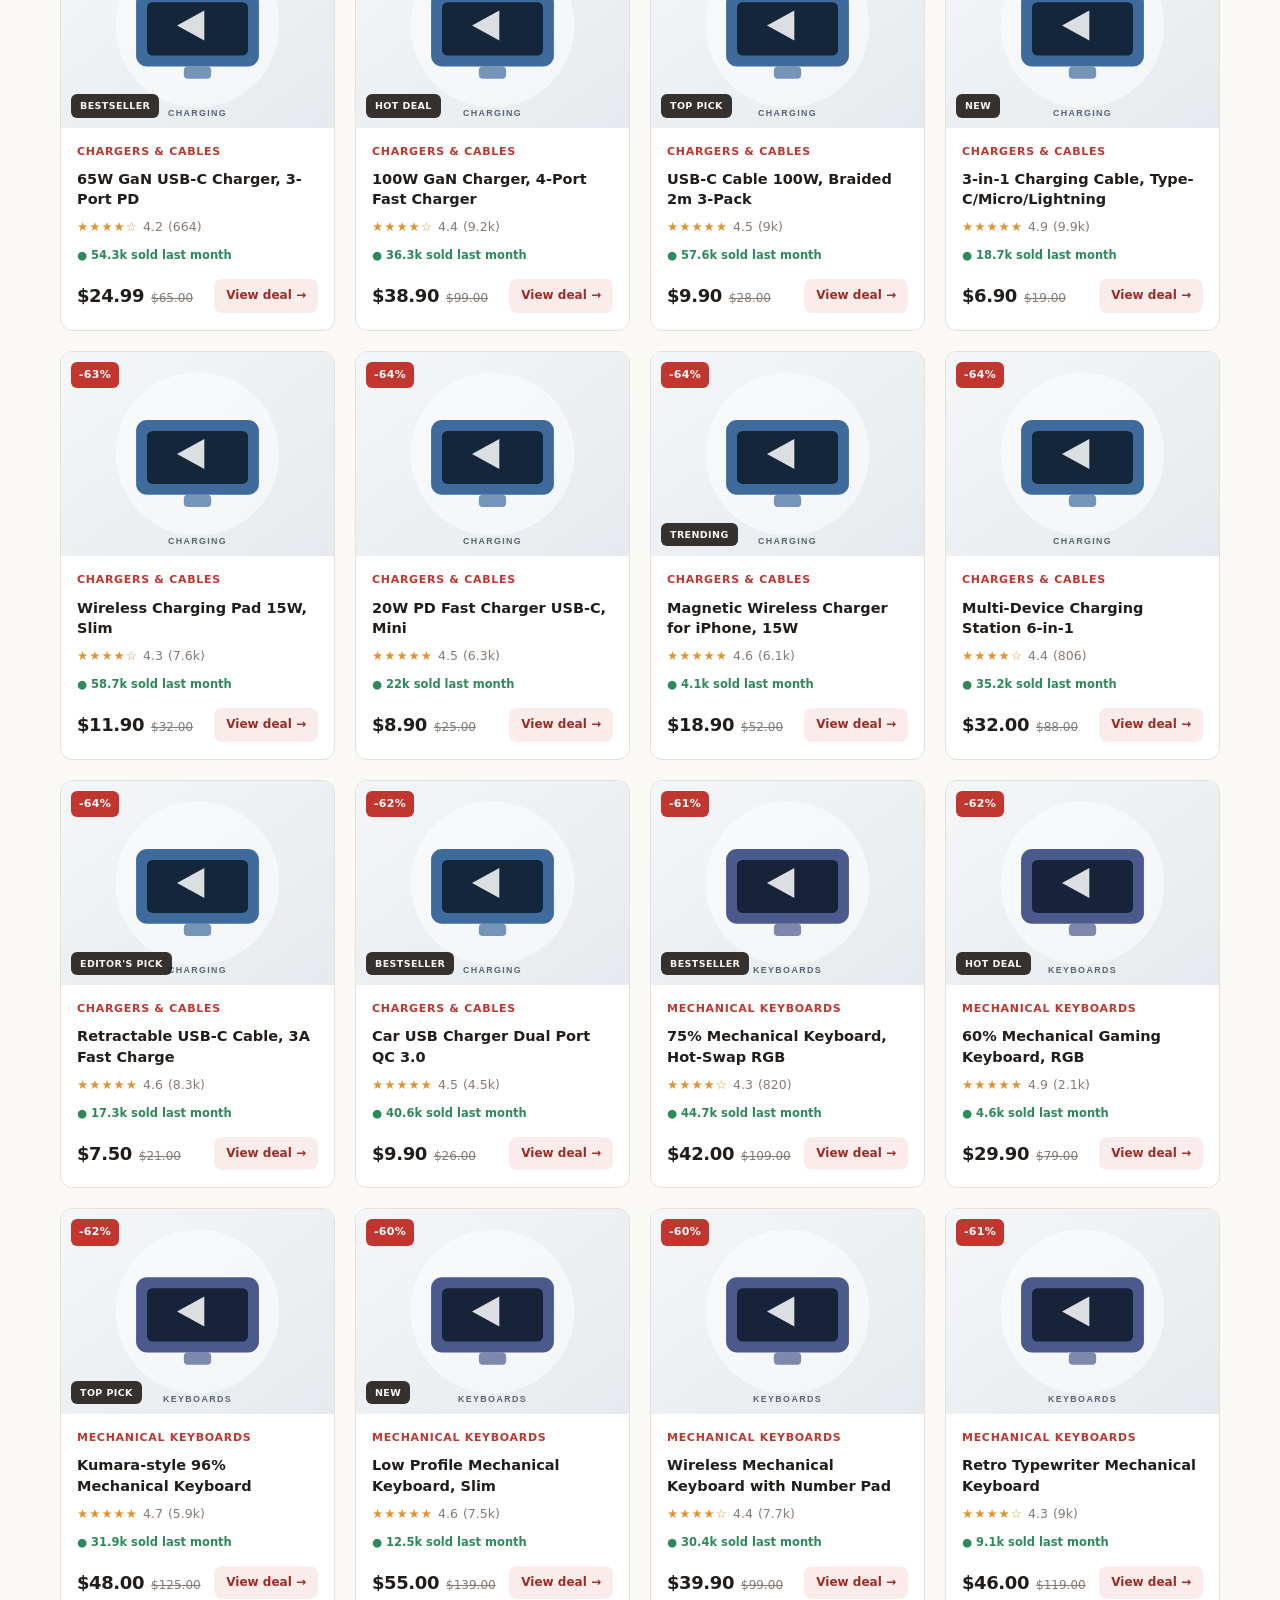
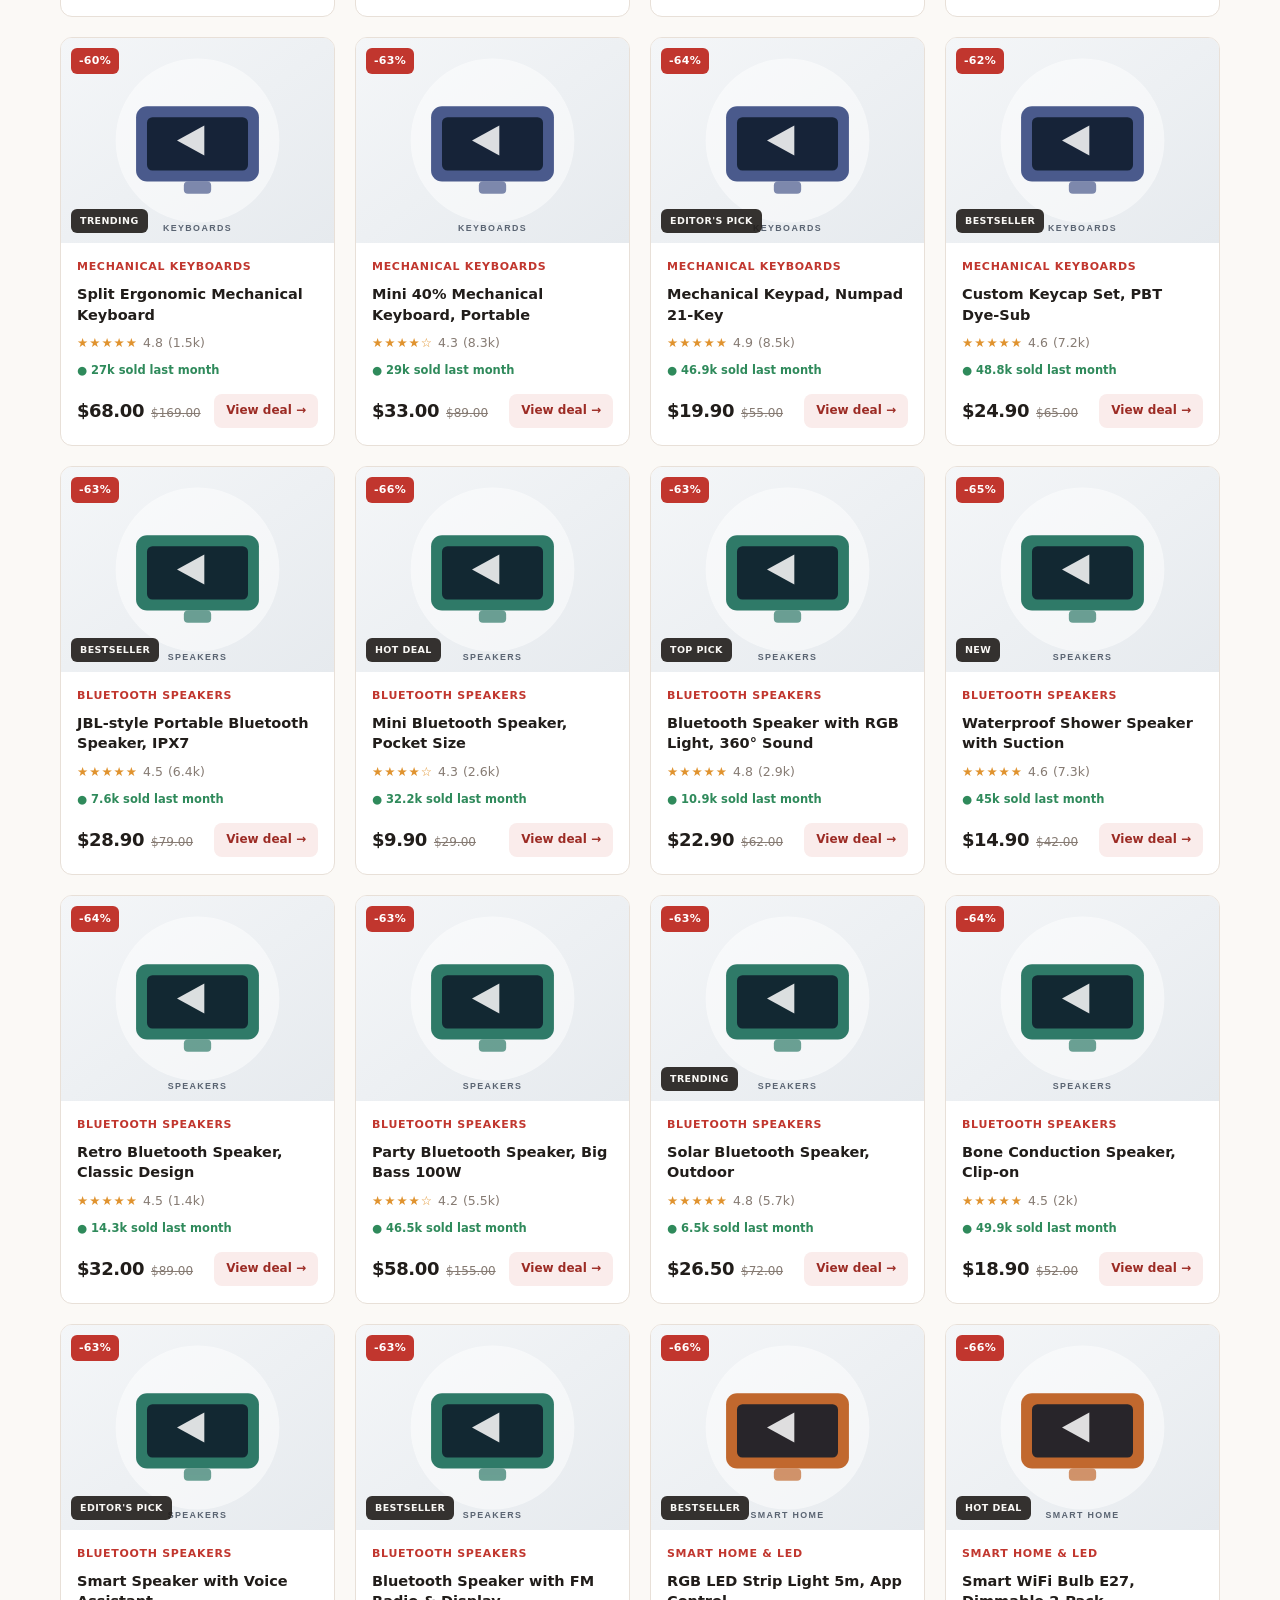
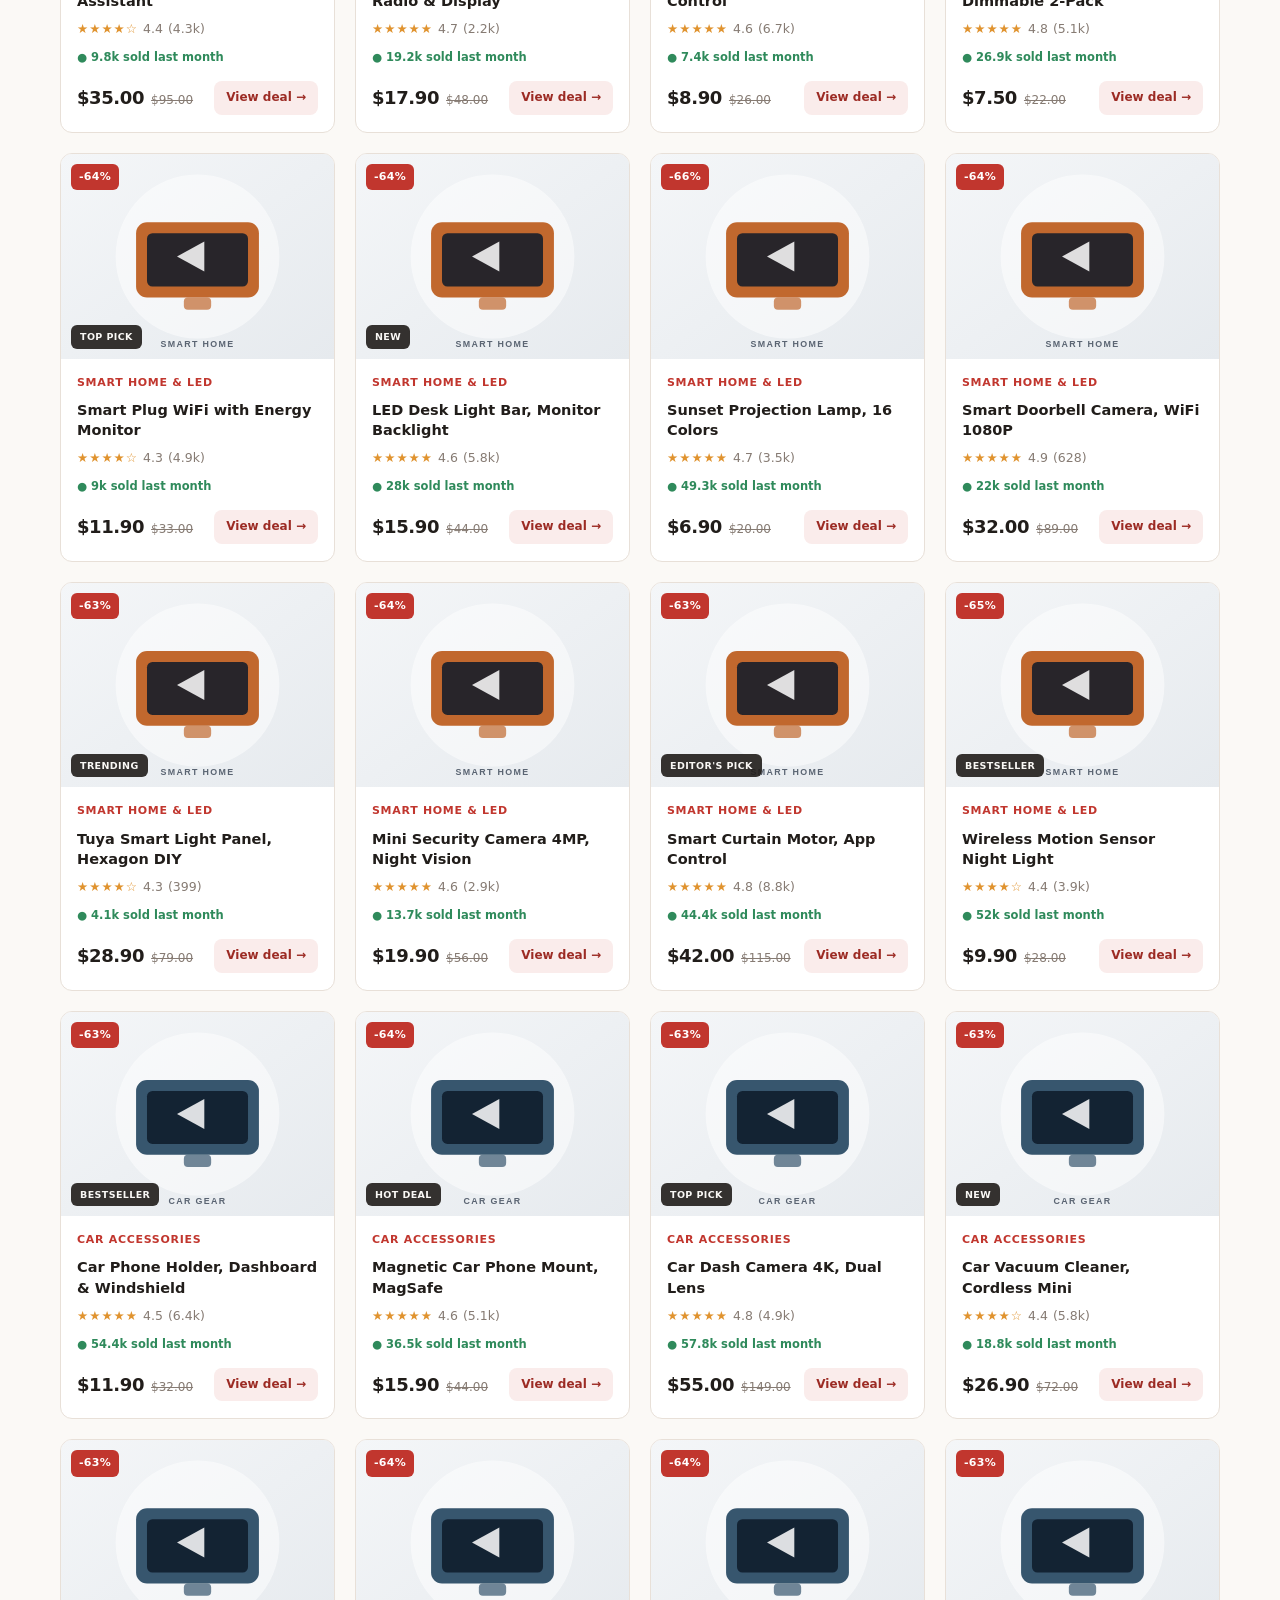
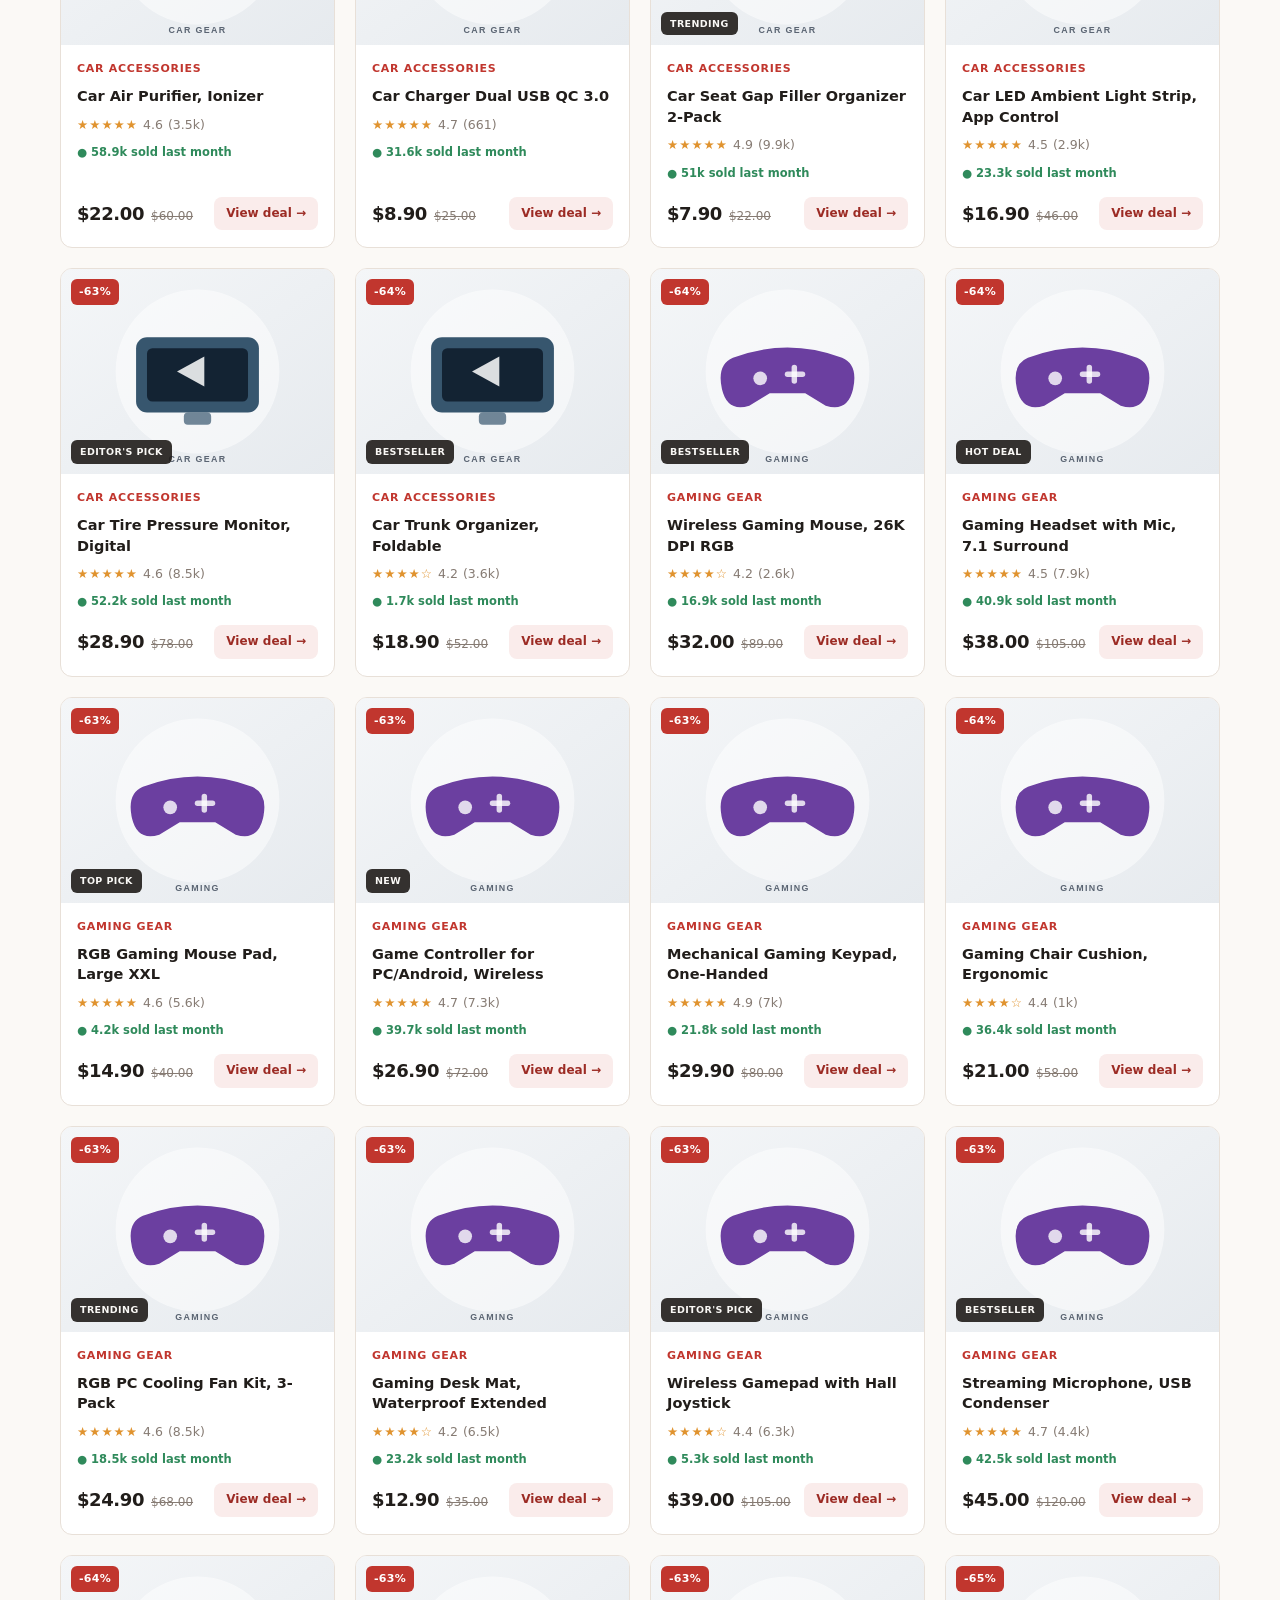
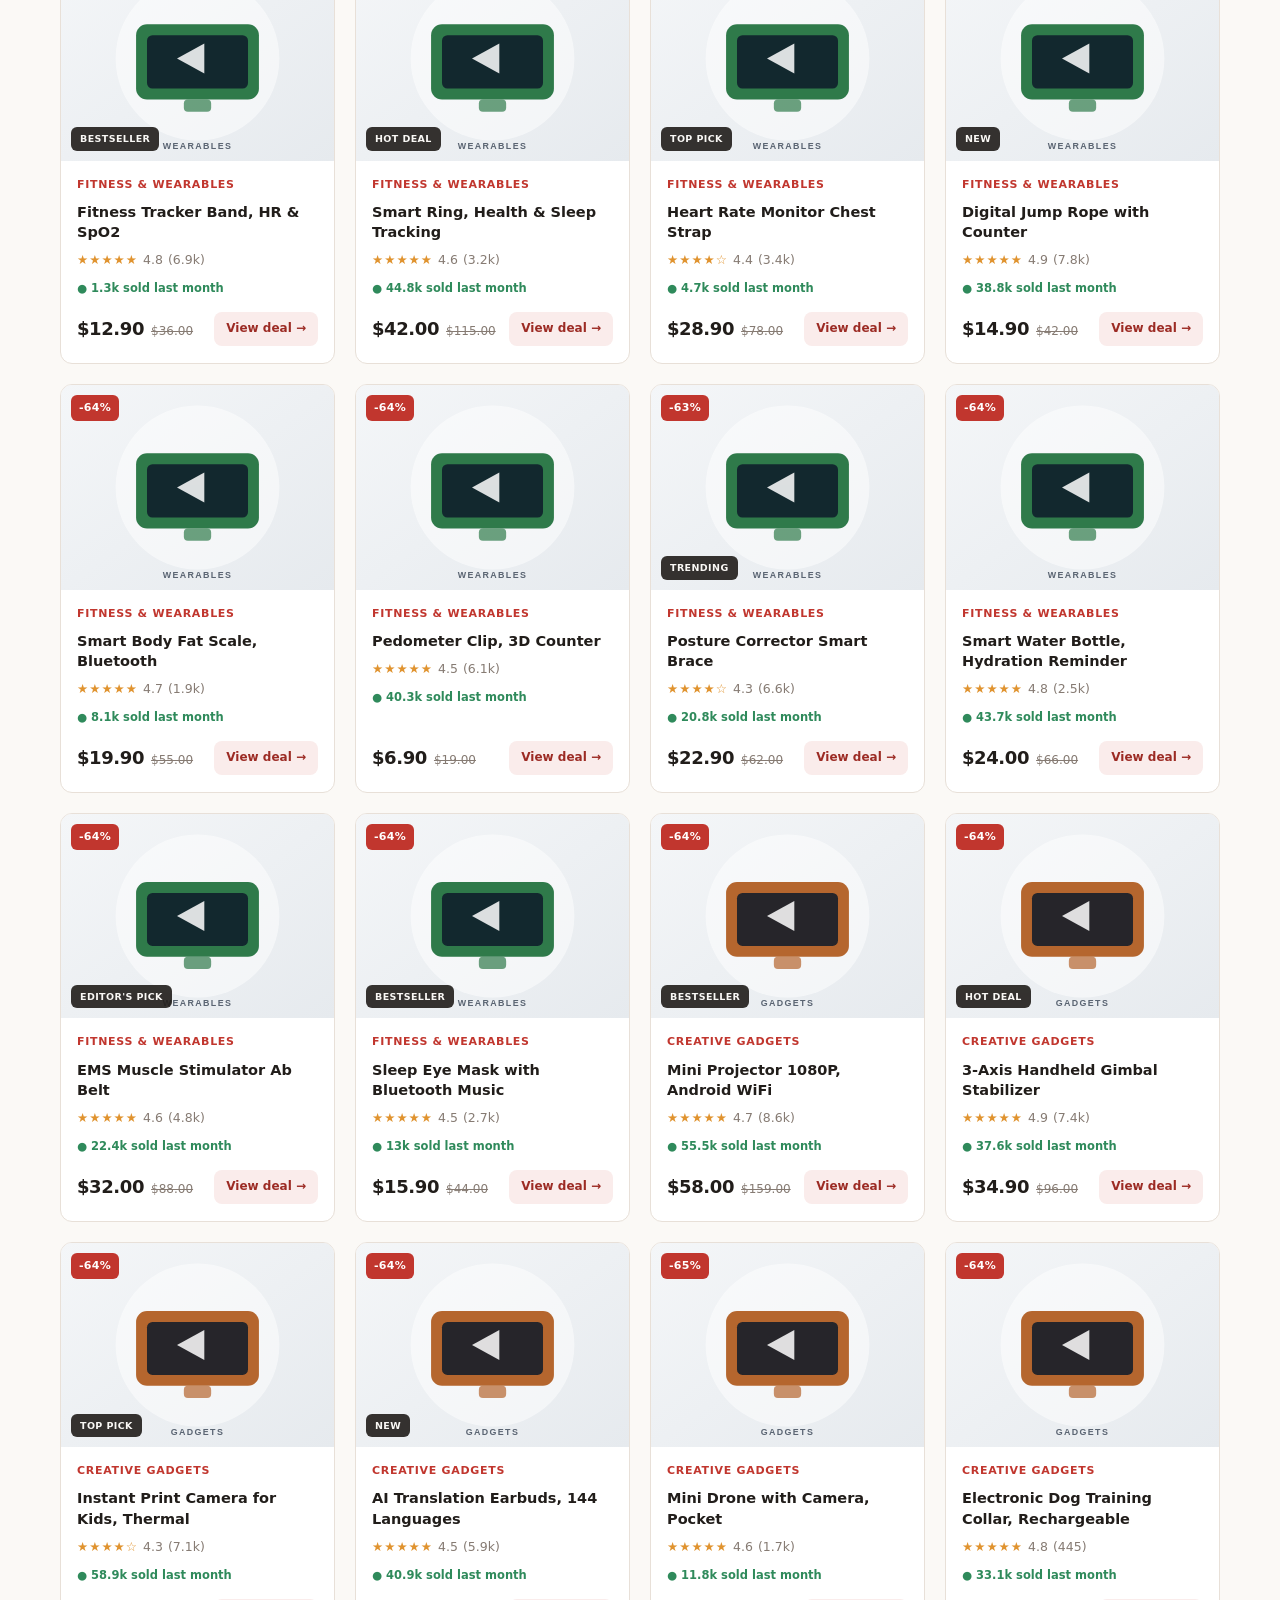
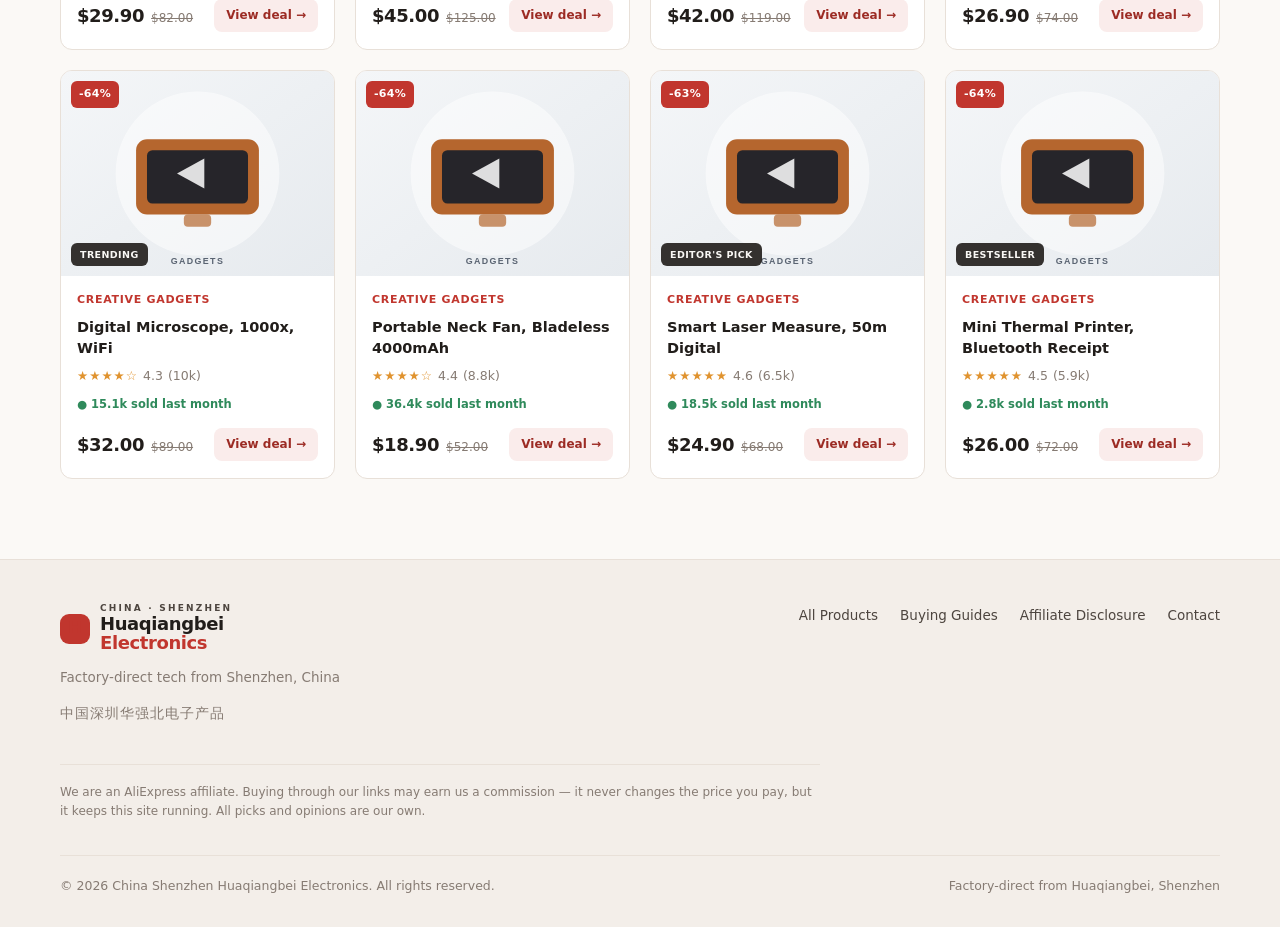
<file: search.html>
<!DOCTYPE html>
<html lang="en" data-theme="light">
<head>
  <meta charset="UTF-8">
  <meta name="viewport" content="width=device-width, initial-scale=1.0">
  <title>Search Products — China Shenzhen Huaqiangbei Electronics</title>
  <meta name="description" content="Search 120 factory-direct electronics from Shenzhen.">
  <meta name="theme-color" content="#fbf9f6">
  <meta name="robots" content="index, follow">
  <meta property="og:type" content="website">
  <meta property="og:title" content="Search Products — China Shenzhen Huaqiangbei Electronics">
  <meta property="og:description" content="Search 120 factory-direct electronics from Shenzhen.">
  <meta name="referrer" content="strict-origin-when-cross-origin">
  <link rel="icon" href="assets/images/favicon.svg" type="image/svg+xml">
  <script>
    (function () {
      try {
        var t = localStorage.getItem('hqb-electronics-theme');
        if (t === 'dark') { document.documentElement.setAttribute('data-theme', 'dark');
          var m = document.querySelector('meta[name="theme-color"]');
          if (m) m.setAttribute('content', '#16110f'); }
      } catch (e) {}
    })();
  </script>
  <link rel="stylesheet" href="assets/css/style.css">
</head>
<body data-page="search">
  <div id="app"></div>
  <script src="assets/js/app.js"></script>
</body>
</html>
</file>
<file: assets/css/style.css>
/* ==========================================================================
   China Shenzhen Huaqiangbei Electronics — 华强北电子选品站
   纯静态、零构建、无外部依赖。全站共用这一个样式文件。
   明暗模式由 [data-theme] 控制。
   ========================================================================== */

:root {
  --accent: #c1362e;
  --accent-strong: #9c2b24;
  --accent-soft: #faeceb;
  --accent-contrast: #ffffff;

  --bg: #fbf9f6;
  --bg-alt: #f3eee9;
  --surface: #ffffff;
  --surface-2: #faf7f3;
  --text: #211d1a;
  --text-soft: #4d453f;
  --muted: #867b73;
  --border: #e8e0d8;
  --border-strong: #d8ccc0;

  --star: #e0932f;
  --shadow-sm: 0 1px 2px rgba(40, 28, 20, .05);
  --shadow-md: 0 6px 20px -8px rgba(40, 28, 20, .14);
  --shadow-lg: 0 22px 50px -24px rgba(40, 28, 20, .28);

  --radius-sm: 6px;
  --radius: 12px;
  --radius-lg: 20px;

  --font-sans: "Inter", "Segoe UI", Roboto, -apple-system, "PingFang SC",
    "Microsoft YaHei", system-ui, sans-serif;
  --font-head: var(--font-sans);

  --wrap: 1160px;
  --header-h: 64px;
  --ease: cubic-bezier(.22, .61, .36, 1);
}

[data-theme="dark"] {
  --accent: #e8705f;
  --accent-strong: #f2917e;
  --accent-soft: #3a1d19;
  --accent-contrast: #1a0d0a;

  --bg: #141210;
  --bg-alt: #1b1815;
  --surface: #211d1a;
  --surface-2: #26211d;
  --text: #f2ede8;
  --text-soft: #c9bfb6;
  --muted: #9a8f86;
  --border: #35302b;
  --border-strong: #4a423a;
  --star: #eda94a;
}

* { box-sizing: border-box; }
html { scroll-behavior: smooth; }
body {
  margin: 0;
  background: var(--bg);
  color: var(--text);
  font-family: var(--font-sans);
  font-size: 15px;
  line-height: 1.65;
  -webkit-font-smoothing: antialiased;
}
img { max-width: 100%; display: block; }
a { color: inherit; text-decoration: none; }
button { font-family: inherit; cursor: pointer; }

.wrap { width: min(var(--wrap), calc(100% - 40px)); margin: 0 auto; }

/* ---------- Header ---------- */
.site-header {
  position: sticky; top: 0; z-index: 50;
  height: var(--header-h);
  background: color-mix(in srgb, var(--bg) 88%, transparent);
  backdrop-filter: saturate(140%) blur(12px);
  border-bottom: 1px solid var(--border);
}
.header-inner { height: 100%; display: flex; align-items: center; gap: 28px; }
.brand { display: flex; align-items: center; gap: 10px; font-weight: 700; font-size: 18px; letter-spacing: -.4px; }
.brand-mark {
  width: 30px; height: 30px; border-radius: 9px;
  background: var(--accent); color: var(--accent-contrast);
  display: grid; place-items: center; font-size: 16px;
}
.brand span { color: var(--accent); }
.nav { display: flex; gap: 4px; margin-left: auto; align-items: center; }
.nav a {
  padding: 7px 13px; border-radius: 8px; font-size: 14px; font-weight: 500;
  color: var(--text-soft); transition: background .18s, color .18s;
}
.nav a:hover { background: var(--bg-alt); color: var(--text); }
.nav a.active { background: var(--accent-soft); color: var(--accent-strong); }
.theme-toggle {
  width: 36px; height: 36px; border-radius: 9px;
  border: 1px solid var(--border); background: var(--surface);
  color: var(--text-soft); font-size: 16px; display: grid; place-items: center;
}
.theme-toggle:hover { border-color: var(--accent); color: var(--accent); }
.menu-btn { display: none; }

/* ---------- Hero ---------- */
.hero { padding: 72px 0 56px; border-bottom: 1px solid var(--border); }
.hero-grid { display: grid; grid-template-columns: 1.1fr .9fr; gap: 56px; align-items: center; }
.eyebrow {
  display: inline-block; font-size: 12px; font-weight: 700; letter-spacing: 1.6px;
  text-transform: uppercase; color: var(--accent); margin-bottom: 16px;
}
.hero h1 { font-size: clamp(32px, 5vw, 52px); line-height: 1.14; letter-spacing: -1.6px; margin: 0 0 20px; font-weight: 750; }
.hero h1 em { font-style: normal; color: var(--accent); }
.hero p { font-size: 17px; color: var(--text-soft); max-width: 540px; margin: 0 0 28px; }
.hero-actions { display: flex; gap: 12px; flex-wrap: wrap; }
.btn {
  display: inline-flex; align-items: center; gap: 8px;
  padding: 11px 20px; border-radius: 10px; font-size: 14px; font-weight: 600;
  border: 1px solid transparent; transition: transform .18s, box-shadow .18s, background .18s;
}
.btn:hover { transform: translateY(-2px); }
.btn-primary { background: var(--accent); color: var(--accent-contrast); box-shadow: var(--shadow-md); }
.btn-primary:hover { background: var(--accent-strong); }
.btn-ghost { background: var(--surface); border-color: var(--border-strong); color: var(--text); }
.btn-ghost:hover { border-color: var(--accent); }
.hero-visual {
  position: relative; aspect-ratio: 1 / .82; border-radius: var(--radius-lg);
  background: var(--bg-alt); overflow: hidden; border: 1px solid var(--border);
  display: grid; place-items: center;
}
.hero-visual svg { width: 100%; height: 100%; object-fit: cover; }
.hero-note {
  position: absolute; bottom: 14px; left: 14px; right: 14px;
  background: color-mix(in srgb, var(--surface) 92%, transparent);
  border: 1px solid var(--border); border-radius: 10px; padding: 10px 14px;
  font-size: 12px; color: var(--text-soft); backdrop-filter: blur(8px);
}

/* ---------- Section ---------- */
.section { padding: 60px 0; }
.section-head { display: flex; align-items: end; justify-content: space-between; gap: 20px; margin-bottom: 30px; }
.section-head h2 { font-size: 26px; letter-spacing: -.7px; margin: 0 0 6px; }
.section-head p { color: var(--muted); margin: 0; font-size: 14px; }
.link-more { color: var(--accent); font-size: 14px; font-weight: 600; white-space: nowrap; }
.link-more:hover { text-decoration: underline; }

/* ---------- Category cards ---------- */
.cat-grid { display: grid; grid-template-columns: repeat(5, 1fr); gap: 14px; }
.cat-card {
  background: var(--surface); border: 1px solid var(--border); border-radius: var(--radius);
  padding: 22px 18px; transition: transform .2s, box-shadow .2s, border-color .2s;
  display: flex; flex-direction: column; gap: 8px;
}
.cat-card:hover { transform: translateY(-4px); box-shadow: var(--shadow-md); border-color: var(--accent); }
.cat-icon { width: 38px; height: 38px; border-radius: 10px; display: grid; place-items: center; margin-bottom: 8px; }
.cat-icon svg { width: 22px; height: 22px; }
.cat-card h3 { font-size: 15px; margin: 0; }
.cat-card p { font-size: 12.5px; color: var(--muted); margin: 0; line-height: 1.5; }

/* ---------- Product grid ---------- */
.product-grid { display: grid; grid-template-columns: repeat(4, 1fr); gap: 20px; }
.product-card {
  background: var(--surface); border: 1px solid var(--border); border-radius: var(--radius);
  overflow: hidden; transition: transform .2s, box-shadow .2s, border-color .2s;
  display: flex; flex-direction: column;
}
.product-card:hover { transform: translateY(-5px); box-shadow: var(--shadow-lg); border-color: var(--border-strong); }
.product-media { aspect-ratio: 4 / 3; background: var(--bg-alt); overflow: hidden; position: relative; }
.product-media img { width: 100%; height: 100%; object-fit: cover; transition: transform .35s; }
.product-card:hover .product-media img { transform: scale(1.04); }
.badge {
  position: absolute; top: 10px; left: 10px; padding: 4px 9px; border-radius: 6px;
  background: var(--accent); color: var(--accent-contrast); font-size: 10.5px; font-weight: 700;
  letter-spacing: .4px; text-transform: uppercase;
}
.product-body { padding: 15px 16px 17px; display: flex; flex-direction: column; gap: 8px; flex: 1; }
.product-cat { font-size: 11px; color: var(--accent); font-weight: 700; text-transform: uppercase; letter-spacing: .7px; }
.product-name { font-size: 14.5px; font-weight: 650; line-height: 1.4; margin: 0; }
.product-name a:hover { color: var(--accent); }
.product-rating { display: flex; align-items: center; gap: 5px; font-size: 12.5px; color: var(--muted); }
.stars { color: var(--star); letter-spacing: 1px; }
.product-foot { display: flex; align-items: center; justify-content: space-between; margin-top: auto; padding-top: 6px; }
.price { font-size: 18px; font-weight: 750; letter-spacing: -.4px; }
.price small { font-size: 12px; color: var(--muted); font-weight: 500; }
.btn-buy {
  font-size: 12px; font-weight: 600; padding: 7px 12px; border-radius: 8px;
  background: var(--accent-soft); color: var(--accent-strong);
}
.btn-buy:hover { background: var(--accent); color: var(--accent-contrast); }

/* ---------- Filter bar ---------- */
.filter-bar { display: flex; gap: 8px; flex-wrap: wrap; margin-bottom: 28px; }
.filter-chip {
  padding: 8px 15px; border-radius: 999px; border: 1px solid var(--border);
  background: var(--surface); color: var(--text-soft); font-size: 13px; font-weight: 550;
  transition: all .18s;
}
.filter-chip:hover { border-color: var(--accent); color: var(--accent); }
.filter-chip.active { background: var(--accent); color: var(--accent-contrast); border-color: var(--accent); }

/* ---------- Page head ---------- */
.page-head { padding: 54px 0 40px; border-bottom: 1px solid var(--border); background: var(--bg-alt); }
.page-head h1 { font-size: 38px; letter-spacing: -1.2px; margin: 0 0 10px; }
.page-head p { color: var(--text-soft); font-size: 16px; max-width: 700px; margin: 0; }

/* ---------- Product detail ---------- */
.detail-grid { display: grid; grid-template-columns: 1fr 1fr; gap: 48px; padding: 48px 0; }
.detail-media { background: var(--bg-alt); border: 1px solid var(--border); border-radius: var(--radius-lg); overflow: hidden; align-self: start; }
.detail-media img { width: 100%; }
.detail-info h1 { font-size: 30px; line-height: 1.25; letter-spacing: -.9px; margin: 0 0 12px; }
.detail-tagline { color: var(--muted); font-size: 16px; margin: 0 0 18px; }
.detail-meta { display: flex; align-items: center; gap: 14px; flex-wrap: wrap; margin-bottom: 22px; }
.detail-price { font-size: 30px; font-weight: 750; letter-spacing: -1px; }
.detail-buy { display: flex; gap: 12px; align-items: center; margin: 22px 0 8px; }
.disclosure-mini { font-size: 11.5px; color: var(--muted); line-height: 1.5; }
.pros-cons { display: grid; grid-template-columns: 1fr 1fr; gap: 16px; margin: 26px 0; }
.pc-box { border: 1px solid var(--border); border-radius: var(--radius); padding: 16px 18px; background: var(--surface); }
.pc-box h4 { font-size: 13px; text-transform: uppercase; letter-spacing: .8px; margin: 0 0 10px; }
.pc-box.pros h4 { color: #2f8a5b; }
.pc-box.cons h4 { color: var(--accent); }
.pc-box ul { margin: 0; padding-left: 18px; font-size: 13.5px; color: var(--text-soft); }
.pc-box li { margin-bottom: 5px; }
.verdict { background: var(--accent-soft); border-radius: var(--radius); padding: 18px 20px; margin-bottom: 22px; }
.verdict h4 { margin: 0 0 6px; font-size: 13px; text-transform: uppercase; letter-spacing: .8px; color: var(--accent-strong); }
.verdict p { margin: 0; color: var(--text-soft); font-size: 14px; }
.spec-table { width: 100%; border-collapse: collapse; font-size: 13.5px; }
.spec-table td { padding: 9px 0; border-bottom: 1px solid var(--border); }
.spec-table td:first-child { color: var(--muted); width: 40%; }
.spec-table td:last-child { text-align: right; font-weight: 600; }

/* ---------- Guides ---------- */
.guide-grid { display: grid; grid-template-columns: repeat(2, 1fr); gap: 22px; }
.guide-card {
  background: var(--surface); border: 1px solid var(--border); border-radius: var(--radius-lg);
  overflow: hidden; transition: transform .2s, box-shadow .2s;
}
.guide-card:hover { transform: translateY(-4px); box-shadow: var(--shadow-md); }
.guide-card img { width: 100%; aspect-ratio: 16 / 8; object-fit: cover; }
.guide-card-body { padding: 20px 22px 24px; }
.guide-meta { font-size: 11.5px; color: var(--muted); text-transform: uppercase; letter-spacing: .8px; }
.guide-card h3 { font-size: 20px; margin: 8px 0 10px; letter-spacing: -.4px; line-height: 1.3; }
.guide-card h3 a:hover { color: var(--accent); }
.guide-card p { color: var(--text-soft); font-size: 14px; margin: 0; }
.article { max-width: 760px; margin: 0 auto; padding: 48px 0 72px; }
.article h1 { font-size: 38px; line-height: 1.2; letter-spacing: -1.2px; margin: 0 0 16px; }
.article-meta { color: var(--muted); font-size: 13px; margin-bottom: 32px; }
.article-body h2 { font-size: 23px; margin: 38px 0 14px; letter-spacing: -.5px; }
.article-body p { font-size: 16px; line-height: 1.85; color: var(--text-soft); margin: 0 0 18px; }
.article-body .callout { background: var(--accent-soft); border-left: 3px solid var(--accent); padding: 16px 20px; border-radius: 0 10px 10px 0; margin: 24px 0; color: var(--text); font-weight: 500; }
.article img.cover { width: 100%; border-radius: var(--radius-lg); margin-bottom: 34px; }

/* ---------- About ---------- */
.about { max-width: 760px; margin: 0 auto; padding: 56px 0 80px; }
.about h1 { font-size: 38px; letter-spacing: -1.2px; margin: 0 0 20px; }
.about h2 { font-size: 22px; margin: 36px 0 12px; }
.about p { color: var(--text-soft); font-size: 16px; line-height: 1.85; }
.disclosure-box { background: var(--bg-alt); border: 1px solid var(--border); border-radius: var(--radius); padding: 20px 22px; margin: 20px 0; }

/* ---------- Footer ---------- */
.site-footer { border-top: 1px solid var(--border); background: var(--bg-alt); padding: 44px 0 30px; margin-top: 20px; }
.footer-grid { display: flex; justify-content: space-between; gap: 30px; flex-wrap: wrap; }
.footer-brand { max-width: 340px; }
.footer-brand .brand { margin-bottom: 10px; }
.footer-brand p { color: var(--muted); font-size: 13.5px; }
.footer-links { display: flex; gap: 22px; align-items: start; }
.footer-links a { color: var(--text-soft); font-size: 13.5px; }
.footer-links a:hover { color: var(--accent); }
.footer-bottom { border-top: 1px solid var(--border); margin-top: 34px; padding-top: 20px; font-size: 12.5px; color: var(--muted); display: flex; justify-content: space-between; gap: 16px; flex-wrap: wrap; }

/* ---------- Empty / 404 ---------- */
.empty-state { text-align: center; padding: 80px 20px; color: var(--muted); }
.empty-state .big { font-size: 64px; font-weight: 800; color: var(--border-strong); display: block; margin-bottom: 10px; }

/* ---------- Responsive ---------- */
@media (max-width: 960px) {
  .product-grid { grid-template-columns: repeat(3, 1fr); }
  .cat-grid { grid-template-columns: repeat(3, 1fr); }
  .hero-grid { gap: 30px; }
  .detail-grid { gap: 30px; }
}
@media (max-width: 720px) {
  .nav { display: none; position: absolute; top: var(--header-h); left: 0; right: 0; background: var(--surface); border-bottom: 1px solid var(--border); flex-direction: column; align-items: stretch; padding: 10px; }
  .nav.open { display: flex; }
  .menu-btn { display: grid; }
  .theme-toggle { margin-left: auto; }
  .hero { padding: 48px 0 40px; }
  .hero-grid, .detail-grid, .guide-grid { grid-template-columns: 1fr; }
  .product-grid { grid-template-columns: repeat(2, 1fr); gap: 14px; }
  .cat-grid { grid-template-columns: repeat(2, 1fr); }
  .pros-cons { grid-template-columns: 1fr; }
  .section { padding: 44px 0; }
  .page-head h1, .article h1, .about h1 { font-size: 30px; }
}
@media (max-width: 440px) {
  .product-grid { grid-template-columns: 1fr; }
  .hero h1 { font-size: 32px; }
}

/* ==========================================================================
   China Shenzhen Huaqiangbei Electronics 追加组件
   ========================================================================== */

/* ---------- 品牌 ---------- */
.brand-accent { color: var(--accent); }
.brand-mark { font-weight: 800; }

/* ---------- 搜索框 ---------- */
.header-search { margin-left: auto; }
.search-form {
  display: flex; align-items: center; gap: 0;
  border: 1px solid var(--border-strong); border-radius: 10px;
  background: var(--surface); overflow: hidden; height: 38px;
  transition: border-color .18s, box-shadow .18s;
}
.search-form:focus-within { border-color: var(--accent); box-shadow: 0 0 0 3px var(--accent-soft); }
.search-form input {
  border: 0; outline: 0; background: transparent; color: var(--text);
  padding: 0 12px; font-size: 13px; width: 210px; font-family: inherit;
}
.search-form input::placeholder { color: var(--muted); }
.search-form button {
  border: 0; background: var(--accent); color: var(--accent-contrast);
  height: 100%; width: 42px; font-size: 18px; flex: none;
}
.search-form button:hover { background: var(--accent-strong); }
.search-big { height: 50px; max-width: 520px; }
.search-big input { font-size: 15px; padding: 0 16px; width: 100%; }
.search-big button { width: 54px; font-size: 20px; }
.header-inner { gap: 18px; }

/* ---------- Hero 重排 ---------- */
.hero { background: linear-gradient(180deg, var(--accent-soft) 0%, var(--bg) 92%); }
.hero-inner { display: grid; grid-template-columns: 1.15fr .85fr; gap: 56px; align-items: center; }
.hero-flag {
  display: inline-block; font-size: 11px; font-weight: 800; letter-spacing: 1.4px;
  color: var(--accent); background: var(--surface); border: 1px solid var(--accent);
  padding: 5px 11px; border-radius: 6px; margin-bottom: 18px;
}
.hero h1 em { font-style: normal; color: var(--accent); }
.hero-stats { display: flex; gap: 30px; margin-top: 30px; flex-wrap: wrap; }
.hero-stats div { display: flex; flex-direction: column; }
.hero-stats strong { font-size: 22px; letter-spacing: -.5px; }
.hero-stats span { font-size: 12px; color: var(--muted); }
.hero-side {
  background: var(--surface); border: 1px solid var(--border); border-radius: var(--radius-lg);
  padding: 26px; box-shadow: var(--shadow-lg);
}
.hero-cats { display: grid; grid-template-columns: repeat(3, 1fr); gap: 12px; margin-top: 22px; }
.hero-cats a {
  display: flex; flex-direction: column; align-items: center; gap: 6px;
  padding: 12px 6px; border-radius: 10px; background: var(--surface-2);
  font-size: 11.5px; font-weight: 600; text-align: center; transition: transform .18s, background .18s;
}
.hero-cats a:hover { transform: translateY(-3px); background: var(--accent-soft); }
.hero-cats .cat-icon { margin: 0; width: 34px; height: 34px; }

/* ---------- 卖点条 ---------- */
.points { padding: 40px 0; border-bottom: 1px solid var(--border); }
.points-grid { display: grid; grid-template-columns: repeat(3, 1fr); gap: 28px; }
.point { display: flex; flex-direction: column; gap: 6px; }
.point-ico {
  width: 42px; height: 42px; border-radius: 11px; background: var(--accent-soft);
  color: var(--accent); display: grid; place-items: center; font-size: 20px; margin-bottom: 6px;
}
.point h4 { margin: 0; font-size: 15px; }
.point p { margin: 0; font-size: 13px; color: var(--muted); line-height: 1.6; }

/* ---------- 交替底色带 ---------- */
.band { background: var(--bg-alt); }

/* ---------- 商品卡成交元素 ---------- */
.discount-tag {
  position: absolute; top: 10px; left: 10px; z-index: 2;
  background: var(--accent); color: #fff; font-size: 11px; font-weight: 800;
  padding: 4px 8px; border-radius: 6px; letter-spacing: .3px;
}
.product-media .badge {
  top: auto; bottom: 10px; left: 10px; background: var(--text); color: var(--bg);
  font-size: 9.5px; opacity: .9;
}
.sold-line { font-size: 11.5px; color: #2f8a5b; font-weight: 600; }
[data-theme="dark"] .sold-line { color: #6fd39a; }
.price-wrap { display: flex; align-items: baseline; gap: 7px; flex-wrap: wrap; }
.price-wrap s { font-size: 12px; color: var(--muted); }
.product-foot .btn-buy { white-space: nowrap; }
.rev { color: var(--muted); }

/* ---------- 列表工具栏 / 排序 ---------- */
.list-toolbar {
  display: flex; align-items: center; justify-content: space-between;
  gap: 16px; margin-bottom: 22px; flex-wrap: wrap;
}
.sort-wrap { font-size: 13px; color: var(--muted); display: flex; align-items: center; gap: 8px; }
.sort-wrap select {
  font-family: inherit; font-size: 13px; color: var(--text);
  background: var(--surface); border: 1px solid var(--border-strong);
  border-radius: 8px; padding: 8px 12px; cursor: pointer;
}
.list-count { font-size: 13px; color: var(--muted); }
.result-line { color: var(--text-soft); margin-top: 14px; }
.page-head .search-form { margin-top: 18px; }

/* ---------- 商品详情强化 ---------- */
.crumb { padding-top: 22px; font-size: 13px; color: var(--muted); }
.crumb a { color: var(--accent); font-weight: 600; }
.detail-media { position: relative; }
.detail-img { width: 100%; border-radius: var(--radius-lg); }
.media-tags { position: absolute; top: 14px; left: 14px; display: flex; gap: 8px; z-index: 2; }
.media-tags .discount-tag, .media-tags .badge { position: static; }
.detail-meta .dot { color: var(--border-strong); }
.sold-strong { color: #2f8a5b; font-weight: 600; }
[data-theme="dark"] .sold-strong { color: #6fd39a; }
.price-box {
  background: var(--bg-alt); border: 1px solid var(--border);
  border-radius: var(--radius); padding: 16px 18px; margin: 4px 0 18px;
}
.price-row { display: flex; align-items: center; gap: 12px; flex-wrap: wrap; }
.price-row s { color: var(--muted); font-size: 16px; }
.save-pill {
  background: var(--accent); color: #fff; font-size: 12px; font-weight: 700;
  padding: 3px 9px; border-radius: 999px;
}
.price-note { font-size: 12px; color: var(--muted); margin-top: 6px; }
.btn-lg { padding: 14px 24px; font-size: 15px; width: 100%; justify-content: center; }
.btn-outline {
  background: transparent; border-color: var(--accent); color: var(--accent);
  margin-top: 18px;
}
.btn-outline:hover { background: var(--accent-soft); }
.trust-row {
  display: flex; gap: 14px; flex-wrap: wrap; margin: 14px 0 6px;
  font-size: 11.5px; color: var(--muted);
}
.spec-title { font-size: 15px; margin: 24px 0 4px; }

/* ---------- 页脚披露 ---------- */
.footer-disclosure {
  font-size: 12px; color: var(--muted); line-height: 1.6;
  border-top: 1px solid var(--border); margin-top: 26px; padding-top: 18px; max-width: 760px;
}

/* ---------- CTA 转化条 ---------- */
.cta-strip {
  display: flex; align-items: center; justify-content: space-between; gap: 28px; flex-wrap: wrap;
  background: var(--accent); color: #fff; border-radius: var(--radius-lg); padding: 32px 36px;
}
.cta-strip h3 { margin: 0 0 6px; font-size: 24px; }
.cta-strip p { margin: 0; font-size: 14px; opacity: .92; max-width: 620px; }
.cta-strip .btn-primary { background: #fff; color: var(--accent); box-shadow: none; }
.cta-strip .btn-primary:hover { background: #f4f4f4; }

/* ---------- 指南内嵌推荐 ---------- */
.guide-picks { margin-top: 56px; padding-top: 34px; border-top: 1px solid var(--border); }
.guide-picks h2 { font-size: 24px; letter-spacing: -.5px; margin: 0 0 22px; }
.guide-picks .product-grid .product-name { font-size: 13.5px; }

/* ---------- 响应式补充 ---------- */
@media (max-width: 1040px) {
  .header-search { display: none; }
}
@media (max-width: 960px) {
  .hero-inner { gap: 30px; }
  .points-grid { grid-template-columns: 1fr 1fr; }
}
@media (max-width: 720px) {
  .hero-inner { grid-template-columns: 1fr; }
  .hero-side { display: none; }
  .points-grid { grid-template-columns: 1fr; gap: 20px; }
  .hero-stats { gap: 20px; }
  .cta-strip { padding: 26px 22px; }
  .page-head .search-form input { width: 100%; }
}


/* ---- 品牌字标：完整英文名的两级呈现 ---- */
.brand .brand-wordmark { color: var(--text); }
.brand-wordmark { display: flex; flex-direction: column; line-height: 1.08; }
.brand-eyebrow {
  display: block; font-size: 9px; font-weight: 700;
  letter-spacing: 2.2px; color: var(--text-soft);
}
.brand .brand-eyebrow { color: var(--text-soft); }
.footer-zh { margin-top: 4px !important; font-size: 13px; letter-spacing: 1px; color: var(--text-soft); }
</file>
